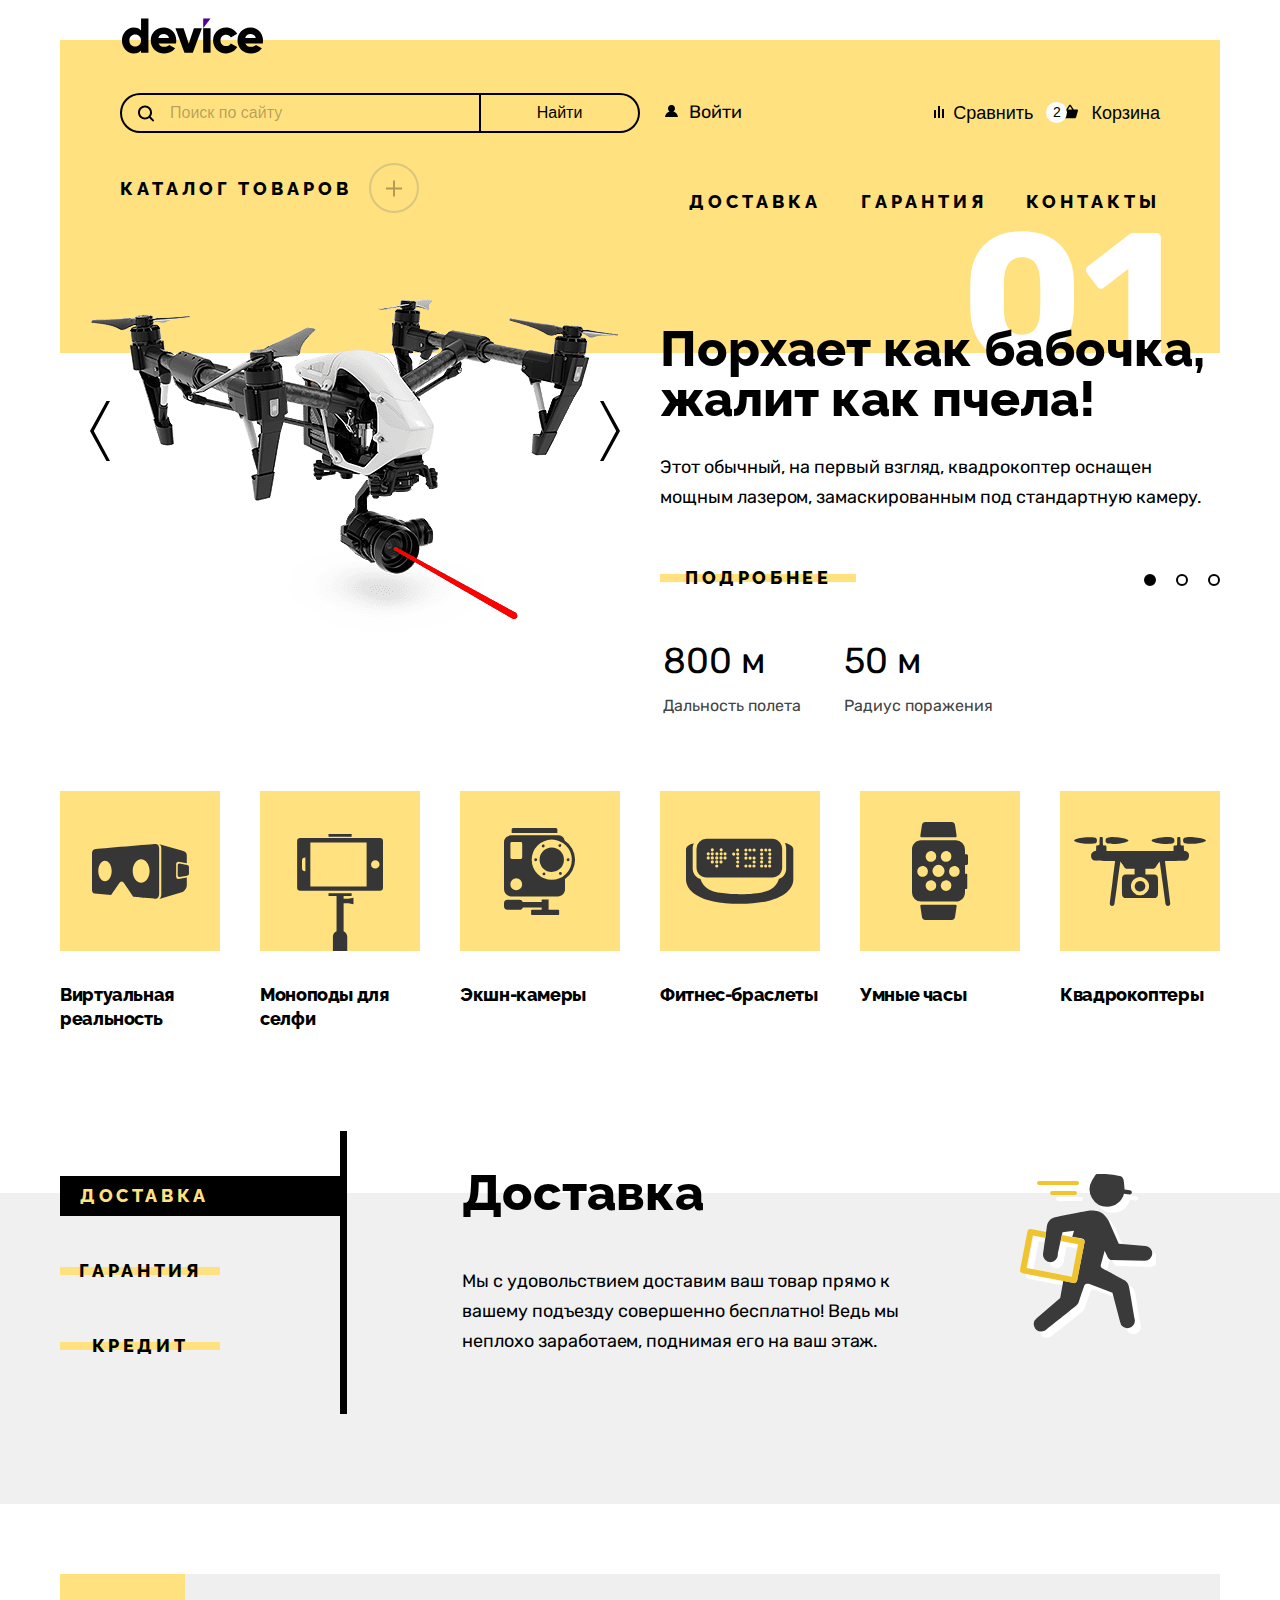
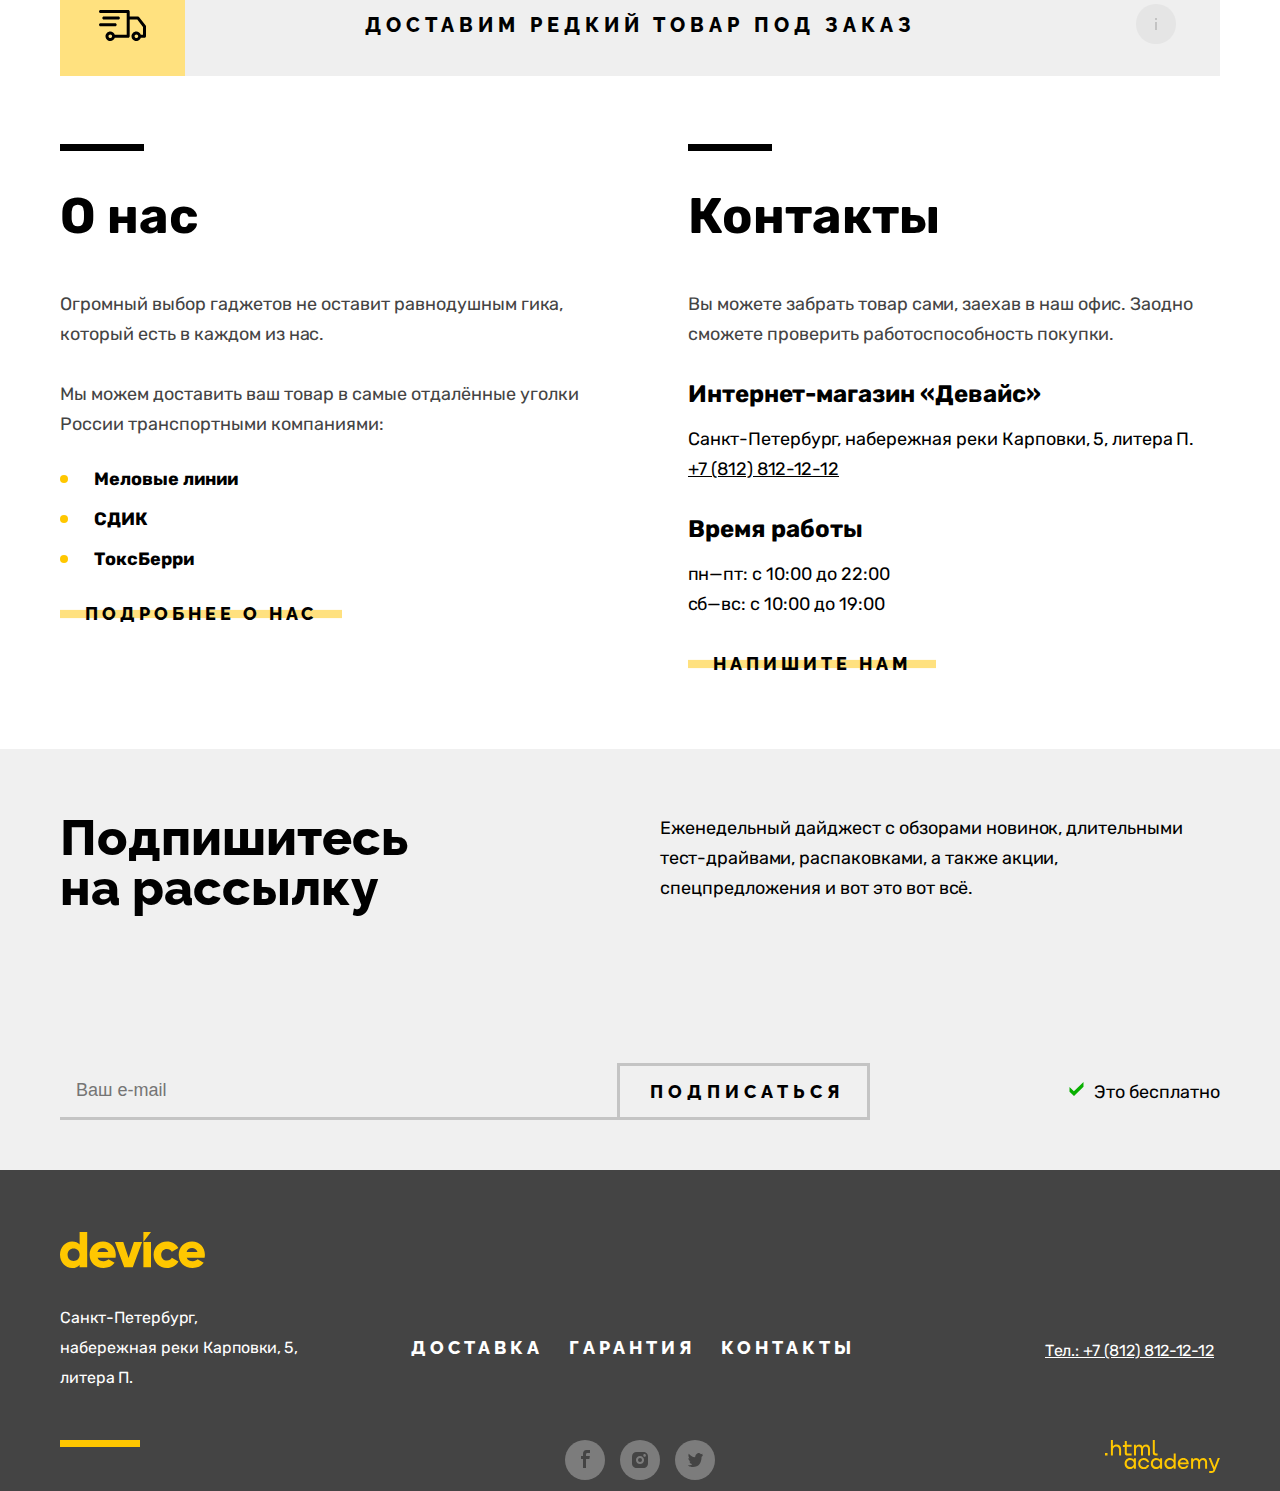
<file: index.html>
<!DOCTYPE html>
<html lang="ru">
  <head>
    <meta charset="utf-8">
    <title>Девайс: Главная страница</title>
    <link rel="icon" type="image/png" href="favicon.png" sizes="32x32">
    <link rel="stylesheet" href="css/styles.css">
  </head>
  <body>
    <header class="header">
      <h1 class="visually-hidden">Интернет-магазин Device</h1>
        <a class="main-logo" href="index.html">
          <img src="images/logo.svg" alt="логотип компании Device" width="145" height="36">
        </a>
        <div class="user-menu">
          <form action="https://echo.htmlacademy.ru/courses" method="post" class="search-form">
            <label class="search-label">
              <span class="visually-hidden">Поиск по сайту</span>
              <input type="search" placeholder="Поиск по сайту" name="search" required class="search-input">
            </label>
            <button class="poisk-line" type="submit">Найти</button>
          </form>
        <ul class="visit-container">
          <li class="visit-item">
            <a class="link visit-text" href="#">Войти</a>
          </li>
        </ul>
          <ul class="account-list">
            <li class="account-list-item compare-item">
              <button class="button-account compare-button" type="button">Сравнить</button>
            </li>
            <li class="account-list-item basket-item">
              <button class="button-account basket-button" type="button" data-basket-counter="2">Корзина</button>
              <div class="popover popover-cart">
                <div class="popover-content">
                  <ul class="buy-list">
                    <li class="buy-item">
                      <a class="buy-item-wrapper" href="#">
                        <img src="images/catalog-photo/catalog-photo-1.jpg" alt="Любительская селфи-палка" width="39" height="43" class="popover-image">
                        <p>Любительская селфи-палка</p>
                      </a>
                      <button type="button" class="popover-button-close">
                        <span class="visually-hidden">Удалить элемент из корзины</span>
                      </button>
                    </li>
                    <li class="buy-item">
                      <a class="buy-item-wrapper" href="#">
                        <img src="images/catalog-photo/catalog-photo-2.jpg" alt="Профессиональная селфи-палка" width="39" height="43" class="popover-image">
                        <p>Профессиональная селфи-палка</p>
                      </a>
                      <button type="button" class="popover-button-close">
                        <span class="visually-hidden">Удалить элемент из корзины</span>
                      </button>
                    </li>
                  </ul>
                  <div class="total-popover">
                    <p class="count-goods">Товаров: 2</p>
                    <p class="summ-goods">Сумма: 2000 &#8381;</p>
                  </div>
                  <div class="button-buy-wrapper">
                    <a class="button-buy" href="#">Открыть корзину</a>
                  </div>
                </div>
              </div>
            </li>
          </ul>
        </div>
        <div class="catalog-panel">
          <div class="catalog-main-page">
            <button class="button button-catalog" type="button">Каталог товаров</button>
            <div class="catalog-goods-main-page catalog-goods-main-close">
              <ul class="catalog-list-main">
                <li class="catalog-list-item">
                  <a href="#" class="link link-catalog">Виртуальная реальность</a>
                </li>
                <li class="catalog-list-item">
                  <a href="catalog.html" class="link link-catalog">Моноподы для cелфи</a>
                </li>
                <li class="catalog-list-item">
                  <a href="#" class="link link-catalog">Экшн-камеры</a>
                </li>
              </ul>
              <ul class="catalog-list-main">
                <li class="catalog-list-item">
                  <a href="#" class="link link-catalog">Фитнес-браслеты</a>
                </li>
                <li class="catalog-list-item">
                  <a href="#" class="link link-catalog">Умные часы</a>
                </li>
              </ul>
              <ul class="catalog-list-main">
                <li class="catalog-list-item">
                  <a href="#" class="link link-catalog">Квадрокоптеры</a>
                </li>
              </ul>
            </div>
          </div>
          <nav class="navigation">
            <ul class="navigation-list">
              <li class="navigation-list-item">
                <a class="navigation-link" href="#">Доставка</a>
              </li>
              <li class="navigation-list-item">
                <a class="navigation-link" href="#">Гарантия</a>
              </li>
              <li class="navigation-list-item">
                <a class="navigation-link" href="#">Контакты</a>
              </li>
            </ul>
          </nav>
        </div>
    </header>
    <main class="main">
      <section class="slider-section">
        <h2 class="visually-hidden">Слайдер с элементами</h2>
        <div class="slider-wrapper">
          <ul class="slider-list">
            <li class="slider-page">
              <div class="slider-gallery">
                <img src="images/slider-images/slider-1.png" alt="изображение слайдера" class="slider-image">
                <div class="slider-controls">
                  <button type="button" class="slider-button button-prev">
                    <span class="visually-hidden">Предыдущее фото</span>
                  </button>
                  <button type="button" class="slider-button button-next">
                    <span class="visually-hidden">Следующее фото</span>
                  </button>
                </div>
              </div>
              <div class="slider-wrapper-right">
                <p class="slider-heading">Порхает как бабочка, жалит как пчела!</p>
                <p class="slider-discription">Этот обычный, на первый взгляд, квадрокоптер оснащен мощным лазером, замаскированным под стандартную камеру.</p>
              <div class="indicator-buttons">
                <div class="detailed-wrapper">
                  <a class="button button-detailed" href="#">Подробнее</a>
                </div>
                <ol class="slider-pagination">
                  <li class="slider-pagination-item">
                    <button class="button-all button-all-current" type="button">
                      <span class="visually-hidden">Фото 1</span>
                    </button>
                  </li>
                  <li class="slider-pagination-item">
                    <button class="button-all" type="button">
                      <span class="visually-hidden">Фото 2</span>
                    </button>
                  </li>
                  <li class="slider-pagination-item">
                    <button class="button-all" type="button">
                      <span class="visually-hidden">Фото 3</span>
                    </button>
                  </li>
                </ol>
              </div>
              <table class="table">
                <thead>
                  <tr>
                    <th class="text-table-top">800 м</th>
                    <th class="text-table-top">50 м</th>
                  </tr>
                </thead>
                <tbody>
                  <tr>
                    <td class="text-table">Дальность полета</td>
                    <td class="text-table">Радиус поражения</td>
                  </tr>
                </tbody>
              </table>
            </div>
            </li>
            <li class="slider-page" style="display: none;">
              <div class="slider-gallery">
                <img src="images/slider-images/slider-2.png" alt="изображение слайдера" class="slider-image">
                <div class="slider-controls">
                  <button type="button" class="slider-button button-prev">
                    <span class="visually-hidden">Предыдущее фото</span>
                  </button>
                  <button type="button" class="slider-button button-next">
                    <span class="visually-hidden">Следующее фото</span>
                  </button>
                </div>
              </div>
              <div class="slider-wrapper-right">
                <p class="slider-heading">Худеем <br>
                  правильно!</p>
                <p class="slider-discription">Мотивирующие фитнес-браслеты помогут найти в себе силы не пропускать занятия и соблюдать диету.</p>
              <div class="indicator-buttons">
                <div class="detailed-wrapper">
                  <a class="button button-detailed" href="#">Подробнее</a>
                </div>
                <ol class="slider-pagination">
                  <li class="slider-pagination-item">
                    <button class="button-all" type="button">
                      <span class="visually-hidden">Фото 1</span>
                    </button>
                  </li>
                  <li class="slider-pagination-item">
                    <button class="button-all button-all-current" type="button">
                      <span class="visually-hidden">Фото 2</span>
                    </button>
                  </li>
                  <li class="slider-pagination-item">
                    <button class="button-all" type="button">
                      <span class="visually-hidden">Фото 3</span>
                    </button>
                  </li>
                </ol>
              </div>
              <table class="table">
                <thead>
                  <tr>
                    <th class="text-table-top">48 часов</th>
                  </tr>
                </thead>
                <tbody>
                  <tr>
                    <td class="text-table">Без подзарядки</td>
                  </tr>
                </tbody>
              </table>
            </div>
            </li>
            <li class="slider-page" style="display: none;">
              <div class="slider-gallery">
                <img src="images/slider-images/slider-3.png" alt="изображение слайдера" class="slider-image">
                <div class="slider-controls">
                  <button type="button" class="slider-button button-prev">
                    <span class="visually-hidden">Предыдущее фото</span>
                  </button>
                  <button type="button" class="slider-button button-next">
                    <span class="visually-hidden">Следующее фото</span>
                  </button>
                </div>
              </div>
              <div class="slider-wrapper-right">
                <p class="slider-heading">Делай селфи,
                  как Бен Стиллер! </p>
                <p class="slider-discription">Самая длинная палка для селфи доступна в нашем магазине. Восемь (Восемь, Карл!) метров длиной и весом всего 5 кг.
                </p>
              <div class="indicator-buttons">
                <div class="detailed-wrapper">
                  <a class="button button-detailed" href="#">Подробнее</a>
                </div>
                <ol class="slider-pagination">
                  <li class="slider-pagination-item">
                    <button class="button-all" type="button">
                      <span class="visually-hidden">Фото 1</span>
                    </button>
                  </li>
                  <li class="slider-pagination-item">
                    <button class="button-all" type="button">
                      <span class="visually-hidden">Фото 2</span>
                    </button>
                  </li>
                  <li class="slider-pagination-item">
                    <button class="button-all button-all-current" type="button">
                      <span class="visually-hidden">Фото 3</span>
                    </button>
                  </li>
                </ol>
              </div>
              <table class="table">
                <thead>
                  <tr>
                    <th class="text-table-top">8,5 м</th>
                    <th class="text-table-top">5 кг</th>
                    <th class="text-table-top">Карбон</th>
                  </tr>
                </thead>
                <tbody>
                  <tr>
                    <td class="text-table">Длина палки</td>
                    <td class="text-table">Вес палки</td>
                    <td class="text-table">Материал</td>
                  </tr>
                </tbody>
              </table>
            </div>
            </li>
          </ul>
        </div>
      </section>
      <section class="category">
        <h2 class="visually-hidden">Категории</h2>
        <ul class="category-list">
          <li class="card">
            <a href="#" class="category-link link">
              <div class="card-image">
                <img src="images/card-images/glasses.svg" alt="очки виртуальной реальности">
              </div>
                <p class="text-card">Виртуальная
                  реальность</p>
            </a>
          </li>
          <li class="card">
            <a href="catalog.html" class="category-link link">
              <div class="card-image">
                <img src="images/card-images/monopod.svg" alt="монопод">
              </div>
              <p class="text-card">Моноподы для селфи</p>
            </a>
          </li>
          <li class="card">
            <a href="#" class="category-link link">
              <div class="card-image">
                <img src="images/card-images/camera.svg" alt="фотоаппарат">
              </div>
              <p class="text-card">Экшн-камеры</p>
            </a>
          </li>
          <li class="card">
            <a href="#" class="category-link link">
              <div class="card-image">
                <img src="images/card-images/fitnes.svg" alt="фитнес-браслет">
              </div>
              <p class="text-card">Фитнес-браслеты</p>
            </a>
          </li>
          <li class="card">
            <a href="#" class="category-link link">
              <div class="card-image">
                <img src="images/card-images/watch.svg" alt="смарт-часы">
              </div>
              <p class="text-card">Умные часы</p>
            </a>
          </li>
          <li class="card">
            <a href="#" class="category-link link">
              <div class="card-image">
                <img src="images/card-images/qvadro.svg" alt="квадрокоптер">
              </div>
              <p class="text-card">Квадрокоптеры</p>
            </a>
          </li>
        </ul>
      </section>
      <section class="advantages">
        <h2 class="visually-hidden">Преимущества</h2>
        <div class="advantages-container">
          <ul class="advantages-list">
            <li class="advantage-button-container advantage-button-container-active">
              <button type="button" class="button advantage-button advantage-button-active">Доставка</button>
            </li>
            <li class="advantage-button-container">
              <button type="button" class="button advantage-button">Гарантия</button>
            </li>
            <li class="advantage-button-container">
              <button type="button" class="button advantage-button">Кредит</button>
            </li>
          </ul>
            <ul class="advantages-discriptions">
              <li class="disciption-item advantage-item advantage-active-item">
                <h2 class="advantage-heading">Доставка</h2>
                <p class="advantage-discription">Мы с удовольствием доставим ваш товар прямо
                  к вашему подъезду совершенно бесплатно! Ведь
                  мы неплохо заработаем, поднимая его на ваш этаж.</p>
              </li>
              <li class="disciption-item advantage-item">
                <h2 class="advantage-heading">Гарантия</h2>
                <p class="advantage-discription">Если из-за возгорания купленного у нас товара у вас
                сгорит дом — не переживайте, мы выдадим вам новый.
                Товар, не дом, конечно же.</p>
              </li>
              <li class="disciption-item advantage-item">
                <h2 class="advantage-heading">Кредит</h2>
                <p class="advantage-discription">Залезть в долговую яму стало проще! Кредитные консультанты подберут для вас наиболее выгодные условия кредита. Выгодные для банка, разумеется.</p>
              </li>
            </ul>
      </div>
    </section>
    <div class="panel">
      <button type="button" class="panel-button">Доставим редкий товар под заказ</button>
    </div>
    <section class="information">
      <h2 class="visually-hidden">Информация о магазине</h2>
      <section class="introduce">
        <h3 class="text-information">О нас</h3>
        <p class="text-detailed">Огромный выбор гаджетов не оставит равнодушным гика, который есть в каждом из нас.</p>
        <p class="text-detailed">Мы можем доставить ваш товар в самые отдалённые уголки России транспортными компаниями:</p>
        <ul class="delivery-list">
          <li class="delivery-list-item">Меловые линии</li>
          <li class="delivery-list-item">СДИК</li>
          <li class="delivery-list-item">ТоксБерри</li>
        </ul>
        <a href="#" class="button btn-detailed">Подробнее о нас</a>
      </section>
      <section class="contacts">
        <h3 class="text-information">Контакты</h3>
        <p class="text-detailed">Вы можете забрать товар сами, заехав в наш офис.
          Заодно сможете проверить работоспособность покупки. </p>
        <address class="address">
          <p class="text-heading-address">Интернет-магазин «Девайс»</p>
          <p class="text-detailed-address">Санкт-Петербург, набережная реки Карповки, 5, литера П.</p>
          <p class="contacts-tel"><a class="address-link" href="tel:+78128121212">+7 (812) 812-12-12</a></p>
          <p class="text-heading-time">Время работы</p>
          <div class="text-time">
            <p class="text-detailed-time">пн—пт: с 10:00 до 22:00</p>
            <p class="text-detailed-time">сб—вс: с 10:00 до 19:00</p>
          </div>
          <a href="#" class="button btn-write">Напишите нам</a>
        </address>
      </section>
    </section>
    <section class="mailing">
      <h2 class="visually-hidden">Рассылка</h2>
      <div class="mailing-container">
        <div class="mailing-text">
          <h3 class="mailing-heading">Подпишитесь <br>
            на рассылку</h3>
          <p>Еженедельный дайджест с обзорами новинок,
          длительными тест-драйвами, распаковками, а также акции, спецпредложения и вот это вот всё.</p>
        </div>
      <div class="mailing-email-container">
        <form action="https://echo.htmlacademy.ru/" method="post" class="email-button-container">
          <label class="email-label">
            <input type="email" name="email" placeholder="Ваш e-mail" class="email" required>
          </label>
          <button type="submit" name="submit" class="button email-button">Подписаться</button>
        </form>
        <p class="text-free">Это бесплатно</p>
      </div>
    </div>
    </section>
    </main>
    <footer class="footer">
      <div class="footer-container">
        <a href="#" class="footer-image-link">
        <img src="images/icons/group-logo-2.svg" alt="логотип компании Device" width="145" height="36" class="main-logo">
      </a>
      <div class="footer-text-information">
      <p class="street">Санкт-Петербург, набережная
        реки Карповки, 5, литера П.</p>
      <ul class="navigation-list footer-list">
        <li class="navigation-list-item footer-list-item">
          <a class="navigation-link link-item" href="#">Доставка</a>
        </li>
        <li class="navigation-list-item footer-list-item">
          <a class="navigation-link link-item" href="#">Гарантия</a>
        </li>
        <li class="navigation-list-item footer-list-item">
          <a class="navigation-link link-item" href="#">Контакты</a>
        </li>
      </ul>
        <p class="tel-container"><a class="link link-tel" href="tel:+78128121212">Тел.: +7 (812) 812-12-12</a></p>
      </div>
      <div class="footer-info">
        <ul class="icons-list">
          <li class="icon">
            <a href="https://www.facebook.com/htmlacademy" class="link link-icon">
              <span class="visually-hidden">Мы в Facebook</span>
              <svg aria-hidden="true" focusable="false" xmlns="http://www.w3.org/2000/svg" width="9" height="18" fill="none"><path fill="#444" d="M6.5 3H9V0H5.6C2.8 0 2 1.7 2 4.2V6H0v3h2v9h3V9h3.3l.6-3H5V4.5C5 3.7 5.3 3 6.5 3Z"/></svg>
            </a>
          </li>
          <li class="icon">
            <a href="https://www.instagram.com/htmlacademy/" class="link link-icon">
              <span class="visually-hidden">Мы в Instagram</span>
              <svg aria-hidden="true" focusable="false" xmlns="http://www.w3.org/2000/svg" width="16" height="16" fill="none"><path fill="#444" d="M8 10a2 2 0 1 0 0-4 2 2 0 0 0 0 4Z"/><path fill="#444" d="M14.7 1.3c-.9-.9-2-1.3-3.4-1.3H4.7C1.9 0 0 1.9 0 4.7v6.6c0 1.4.4 2.6 1.4 3.4.9.9 2 1.3 3.3 1.3h6.6c1.4 0 2.6-.4 3.4-1.3.8-.9 1.3-2 1.3-3.4V4.7c0-1.4-.4-2.6-1.3-3.4ZM8 12.1c-2.2 0-4.1-1.8-4.1-4.1S5.8 3.9 8 3.9c2.2 0 4.1 1.8 4.1 4.1s-1.9 4.1-4.1 4.1Zm4.6-7.4c-.7 0-1.3-.5-1.3-1.3s.5-1.3 1.3-1.3c.7 0 1.3.6 1.3 1.3 0 .7-.6 1.3-1.3 1.3Z"/></svg>
            </a>
          </li>
          <li class="icon">
            <a href="https://twitter.com/htmlacademy_ru" class="link link-icon">
              <span class="visually-hidden">Мы в X</span>
              <svg aria-hidden="true" focusable="false" xmlns="http://www.w3.org/2000/svg" width="15" height="15" fill="none"><path fill="#444" d="M9.7.16c1.5-.5 2.6.3 3.2 1.1.5-.2 1.1-.4 1.7-.6 0 .8-.5 1.4-.8 1.6.7.2 1.2-.4 1.2-.4-.1.9-.9 1.7-1.4 1.9-.2 6.3-2.8 10.4-8.9 10.3h-.4c-.3 0-3.7-.4-4.3-1.8 2 .2 3.4-.4 4.1-1.1-.8-.3-2.4-.4-2.6-2.8.3.2.5.3 1.1.2-1.1-.8-2.3-1.5-2.2-3.5.3.3.9.5 1.2.4C1 5.26-.2 2.36.8.86c1.6 1.7 3.3 3.4 6.3 3.5.2-2.1 1-3.5 2.6-4.2Z"/></svg>
            </a>
          </li>
        </ul>
        <div class="html-icon">
          <a href="https://htmlacademy.ru/" class="link html-link">
            <span class="visually-hidden">Логотип Html Академии</span>
            <svg class="html-academy-image" aria-hidden="true" focusable="false" xmlns="http://www.w3.org/2000/svg" width="115" height="33" fill="none"><path fill="#FFC700" d="M0 12.9v2.6h2.5v-2.6H0ZM11.6 4.5c-1.6 0-2.8.7-3.6 1.7h-.1V0h-2v15.5h2v-5.3c0-2.1 1.3-3.6 3.3-3.6 1.8 0 2.9 1.4 2.9 3.2v5.7h2V9.4c.1-3-1.8-4.9-4.5-4.9ZM26.6 4.8h-4.8V1.1h-2v3.8h-1.9v2h1.9v6c0 1.7 1 2.7 2.7 2.7h4.1v-2h-3.7c-.7 0-1.1-.4-1.1-1.1V6.8h4.8v-2ZM41.1 4.6c-1.6 0-2.9.8-3.5 2.1h-.1c-.6-1.2-1.8-2.1-3.4-2.1-1.4 0-2.5.8-3.1 1.8h-.1V4.8H29v10.6h2V10c0-2 1-3.5 2.6-3.5 1.5 0 2.4 1 2.4 2.6v6.3h2V9.8c0-2.4 1.4-3.3 2.6-3.3 1.5 0 2.4 1 2.4 2.6v6.3h2V8.9c.1-2.5-1.4-4.3-3.9-4.3ZM47.8 12.7c0 1.7 1 2.7 2.8 2.7h2v-2h-1.7c-.7 0-1.1-.4-1.1-1.1V0h-2v12.7ZM28.9 19.7c-.9-1.1-2.2-1.8-3.9-1.8-3.1 0-5.4 2.3-5.4 5.6s2.3 5.6 5.4 5.6c1.8 0 3-.8 3.8-1.9h.1v1.6h2V18.2h-2v1.5Zm-3.6 7.4c-2.2 0-3.6-1.6-3.6-3.6s1.4-3.6 3.6-3.6 3.6 1.6 3.6 3.6c0 1.9-1.4 3.6-3.6 3.6ZM44.2 22c-.5-2.4-2.6-4.1-5.4-4.1a5.4 5.4 0 0 0-5.6 5.6c0 3.1 2.2 5.6 5.6 5.6 2.8 0 4.9-1.8 5.4-4.2h-2.1a3.4 3.4 0 0 1-3.3 2.3c-2.2 0-3.6-1.6-3.6-3.6s1.4-3.6 3.6-3.6c1.6 0 2.8 1 3.3 2.2h2.1V22ZM55.1 19.7c-.9-1.1-2.2-1.8-3.9-1.8-3.1 0-5.4 2.3-5.4 5.6s2.3 5.6 5.4 5.6c1.8 0 3-.8 3.8-1.9h.1v1.6h2V18.2h-2v1.5Zm-3.6 7.4c-2.2 0-3.6-1.6-3.6-3.6s1.4-3.6 3.6-3.6 3.6 1.6 3.6 3.6c0 1.9-1.5 3.6-3.6 3.6ZM68.7 19.8c-.9-1.1-2.2-1.9-3.9-1.9-3.1 0-5.4 2.3-5.4 5.6s2.2 5.6 5.4 5.6c1.7 0 3-.8 3.8-1.8h.1v1.5h2V13.4h-2v6.4Zm-3.6 7.3c-2.2 0-3.6-1.6-3.6-3.6s1.4-3.6 3.6-3.6 3.6 1.6 3.6 3.6c-.1 2-1.5 3.6-3.6 3.6ZM78.3 17.9c-3.3 0-5.5 2.5-5.5 5.6 0 3 2.1 5.6 5.5 5.6 2.5 0 4.5-1.3 5.2-3.6h-2.1c-.5 1-1.6 1.6-3 1.6-1.9 0-3.3-1.3-3.4-2.9h8.8c.2-3.6-2-6.3-5.5-6.3Zm0 1.9c1.7 0 3 1 3.3 2.6h-6.5c.3-1.5 1.5-2.6 3.2-2.6ZM98.2 17.9c-1.6 0-2.9.8-3.6 2h-.1c-.6-1.2-1.8-2-3.4-2-1.4 0-2.5.7-3.1 1.8v-1.5h-1.9v10.6h2v-5.4c0-2 1-3.4 2.6-3.5 1.5 0 2.4 1 2.4 2.6v6.3h2v-5.6c0-2.4 1.4-3.3 2.6-3.3 1.5 0 2.4 1 2.4 2.6v6.3h2v-6.5c.1-2.6-1.4-4.4-3.9-4.4ZM109.4 27l-3.6-8.9h-2.2l4.8 11.6c-.3.9-.7 1.2-1.7 1.2h-2.5v2h2.5c1.8 0 2.8-.8 3.5-2.6l4.7-12.2h-2.1l-3.4 8.9Z"/></svg>
          </a>
        </div>
        </div>
      </div>
    </footer>
    <div class="modal-container modal-close">
      <div class="modal modal-auth">
        <button class="close-modal-button" type="button">
          <span class="visually-hidden">Кнопка закрытия модального окна</span>
        </button>
        <h2 class="modal-heading">Доставка под заказ</h2>
        <form action="https://echo.htmlacademy.ru/courses" method="post">
          <div class="wrapper-modal-name-email">
            <div>
              <label for="modal-name">Ваше имя:
                <input type="text" id="modal-name" placeholder="Введите имя" class="modal-name-input name-input" required>
              </label>
              <span class="visually-hidden modal-name-error">Добавьте имя</span>
            </div>
            <div>
              <label for="modal-email">Ваш e-mail:
                <input type="email" id="modal-email" placeholder="Введите email" class="modal-email-input modal-email-invalid email-input" value="почта" required>
              </label>
              <span class="modal-email-error">Забавный у вас адрес</span>
            </div>
          </div>
          <div class="wrapper-modal-text-count">
            <div>
              <label for="modal-took">Что нужно привезти:
                <input type="text" id="modal-took" placeholder="В свободной форме" class="modal-text-input">
              </label>
            </div>
            <div class="count-wrapper">
              <div>
                <label for="modal-number" class="modal-count-label">Количество:</label>
                <span class="modal-info">
                  <button class="modal-info-button" type="button">i</button>
                  <span class="text-modal-popover">Постараемся найти, сколько нужно. Привезём сколько получится по требованиям
                      к провозу багажа.</span>
                </span>
                </div>
                <div class="wrapper-modal-buttons">
                  <button type="button" class="button button-minus"></button>
                  <input type="number" id="modal-number" class="modal-input-number" value="1">
                  <button class="button button-plus" type="button"></button>
                </div>
            </div>
          </div>
          <button type="submit" class="button button-modal">Отправить</button>
        </form>
      </div>
    </div>
  </body>
</html>
</file>
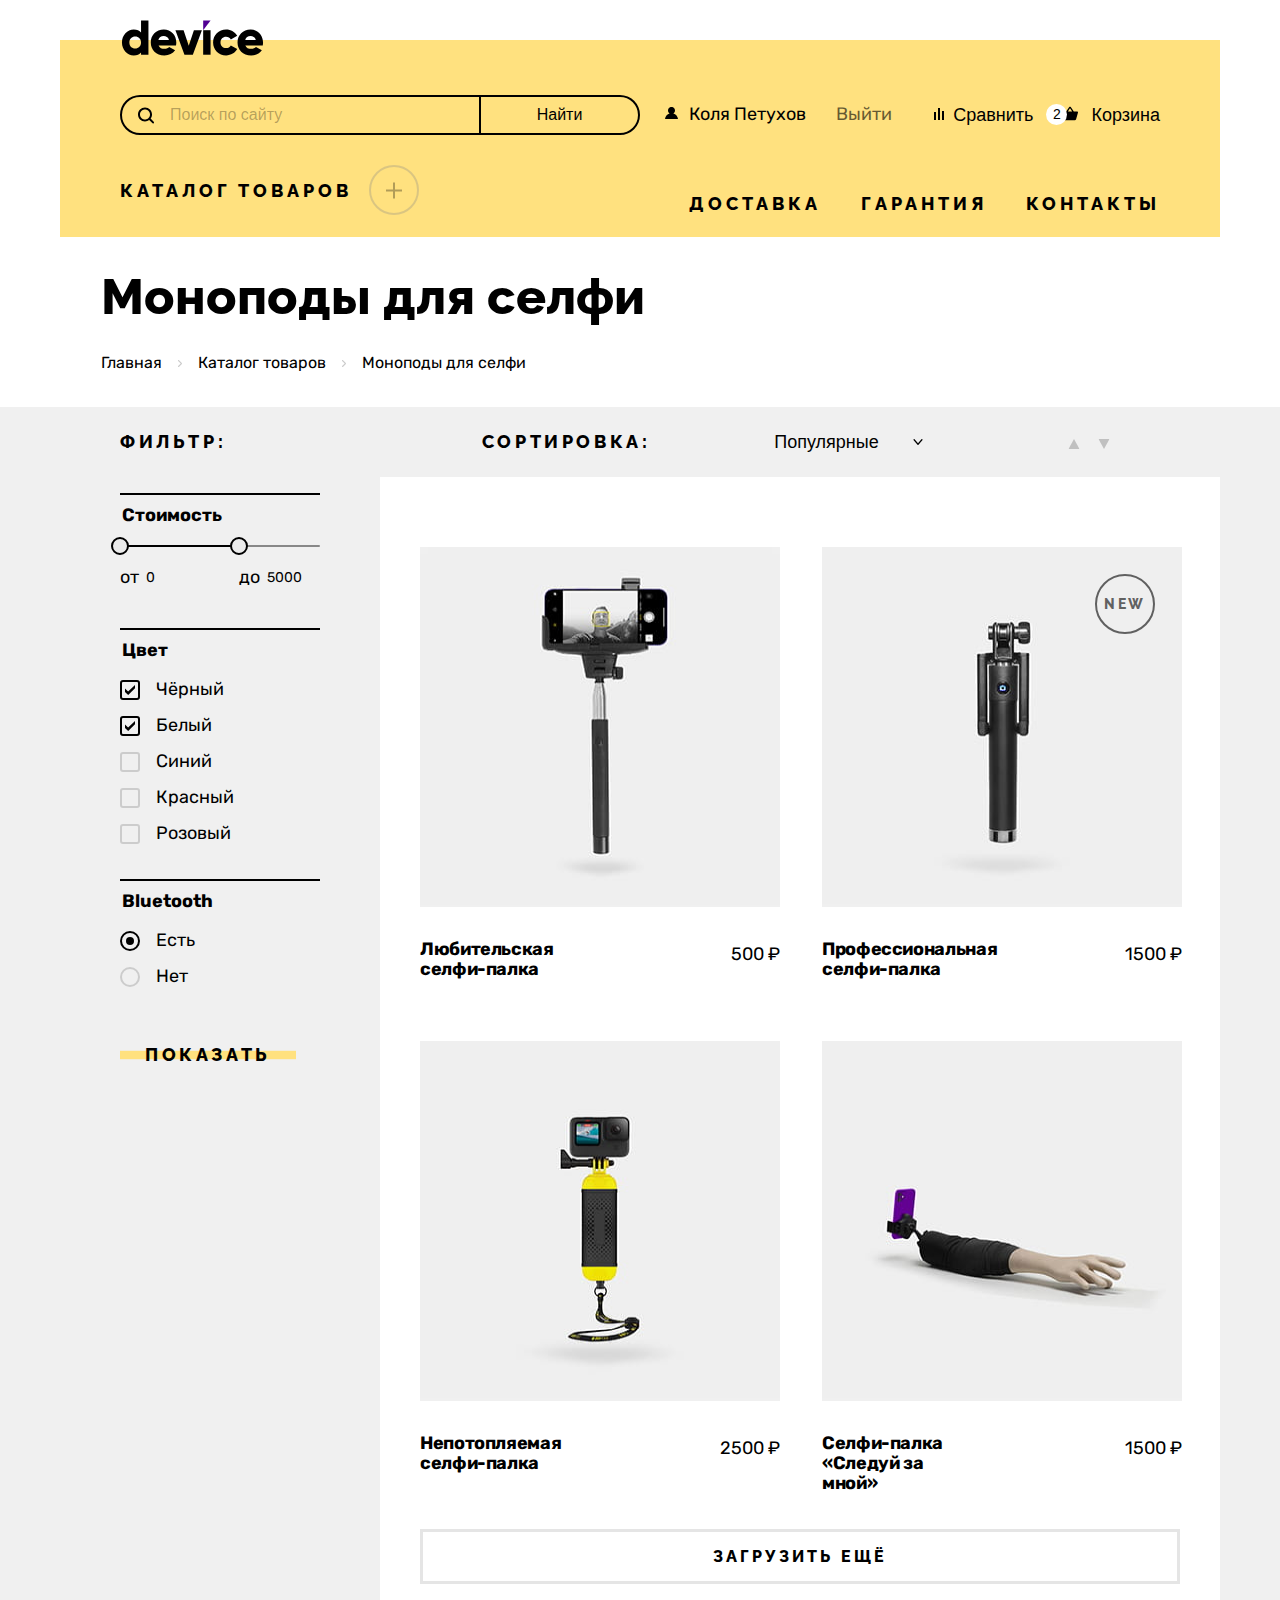
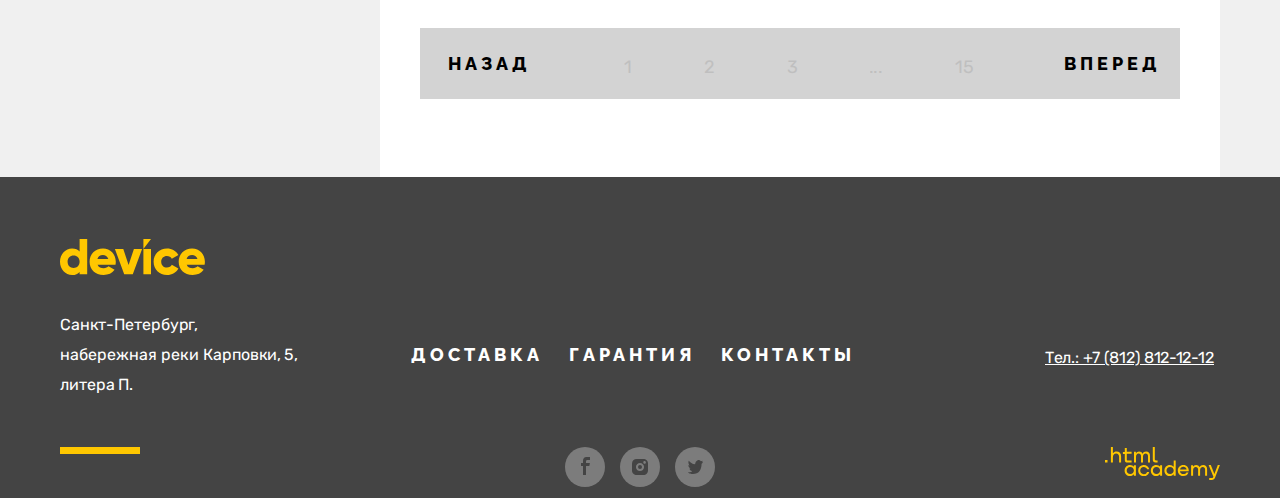
<file: catalog.html>
<!DOCTYPE html>
<html lang="ru">
<head>
  <meta charset="UTF-8">
  <meta name="viewport" content="width=device-width, initial-scale=1.0">
  <link href="css/styles.css" rel="stylesheet">
  <link rel="icon" type="image/png" href="favicon.png" sizes="32x32">
  <title>Девайс: Каталог</title>
</head>
<body>
  <header class="header header-catalog">
    <h1 class="visually-hidden">Интернет-магазин Device</h1>
      <a class="main-logo" href="index.html">
        <img src="images/logo.svg" alt="логотип компании Group" width="145" height="36">
      </a>
      <div class="user-menu">
        <form action="https://echo.htmlacademy.ru/courses" method="post" class="search-form">
          <label class="search-label">
            <span class="visually-hidden">Поиск по сайту</span>
            <input type="search" placeholder="Поиск по сайту" name="search" required class="search-input">
          </label>
          <button class="poisk-line" type="submit">Найти</button>
        </form>
      <ul class="visit-container">
        <li class="visit-item">
          <a href="#" class="link visit-text">Коля Петухов</a>
        </li>
        <li class="visit-item">
          <a href="#" class="link visit-close">Выйти</a>
        </li>
      </ul>
        <ul class="account-list">
          <li class="account-list-item compare-item">
            <button class="button-account compare-button">Сравнить</button>
          </li>
          <li class="account-list-item basket-item">
            <button class="button-account basket-button" data-basket-counter="2">Корзина</button>
            <div class="popover popover-cart">
              <div class="popover-content">
                <ul class="buy-list">
                  <li class="buy-item">
                    <a class="buy-item-wrapper" href="#">
                      <img src="images/catalog-photo/catalog-photo-1.jpg" alt="Любительская селфи-палка" width="39" height="43" class="popover-image">
                      <p>Любительская селфи-палка</p>
                    </a>
                    <button type="button" class="popover-button-close">
                      <span class="visually-hidden">Удалить элемент из корзины</span>
                    </button>
                  </li>
                  <li class="buy-item">
                    <a class="buy-item-wrapper" href="#">
                      <img src="images/catalog-photo/catalog-photo-2.jpg" alt="Профессиональная селфи-палка" width="39" height="43" class="popover-image">
                      <p>Профессиональная селфи-палка</p>
                    </a>
                    <button type="button" class="popover-button-close">
                      <span class="visually-hidden">Удалить элемент из корзины</span>
                    </button>
                  </li>
                </ul>
                <div class="total-popover">
                  <p class="count-goods">Товаров: 2</p>
                  <p class="summ-goods">Сумма: 2000 &#8381;</p>
                </div>
                <div class="button-buy-wrapper">
                  <a class="button-buy">Открыть корзину</a>
                </div>
              </div>
            </div>
          </li>
        </ul>
      </div>
      <div class="catalog-panel">
        <div class="catalog-main-page">
          <button class="button button-catalog" type="button">Каталог товаров</button>
          <div class="catalog-goods-main-page catalog-goods-main-close">
            <ul class="catalog-list-main">
              <li class="catalog-list-item">
                <a href="#" class="link link-catalog">Виртуальная реальность</a>
              </li>
              <li class="catalog-list-item">
                <a href="catalog.html" class="link link-catalog">Моноподы для cелфи</a>
              </li>
              <li class="catalog-list-item">
                <a href="#" class="link link-catalog">Экшн-камеры</a>
              </li>
            </ul>
            <ul class="catalog-list-main">
              <li class="catalog-list-item">
                <a href="#" class="link link-catalog">Фитнес-браслеты</a>
              </li>
              <li class="catalog-list-item">
                <a href="#" class="link link-catalog">Умные часы</a>
              </li>
            </ul>
            <ul class="catalog-list-main">
              <li class="catalog-list-item">
                <a href="#" class="link link-catalog">Квадрокоптеры</a>
              </li>
            </ul>
          </div>
        </div>
        <nav class="navigation">
          <ul class="navigation-list">
            <li class="navigation-list-item">
              <a class="navigation-link" href="#">Доставка</a>
            </li>
            <li class="navigation-list-item">
              <a class="navigation-link" href="#">Гарантия</a>
            </li>
            <li class="navigation-list-item">
              <a class="navigation-link" href="#">Контакты</a>
            </li>
          </ul>
        </nav>
      </div>
  </header>
  <main class="main-inner">
    <header class="header-main-inner-container">
      <h2 class="breadcrumbs-heading">Моноподы для селфи</h2>
      <ul class="breadcrumbs">
          <li class="breadcrumbs-list-item">
              <a href="index.html" class="breadcrumbs-link">Главная</a>
          </li>
          <li class="breadcrumbs-list-item">
              <a href="#" class="breadcrumbs-link">Каталог товаров</a>
          </li>
          <li class="breadcrumbs-list-item">
              <a href="#" class="breadcrumbs-link">Моноподы для селфи</a>
          </li>
      </ul>
    </header>
    <section class="catalog-main">
      <h2 class="visually-hidden">Список фильтров</h2>
      <div class="catalog-main-container">
        <form action="https://echo.htmlacademy.ru/courses" method="get" class="filters">
          <div class="filter-text-container">
            <p class="filter-text">Фильтр:</p>
          </div>
          <fieldset class="cost">
            <legend class="cost-heading">Стоимость</legend>
            <div class="range">
              <div class="range-scale">
                <div class="range-bar" style="left: 0; width: 119px;">
                  <button type="button" class="btn-toggle btn-min">
                    <span class="visually-hidden">Изменить минимальную сумму</span>
                  </button>
                  <button type="button" class="btn-toggle btn-max">
                    <span class="visually-hidden">Изменить максимальную сумму</span>
                  </button>
                </div>
              </div>
              <div class="range-wrapper-inputs">
                <label class="filter-catalog-label">
                  от <input type="number" name="min-price" class="input-price low-price" value="0">
                </label>
                <label class="filter-catalog-label">
                  до <input type="number" name="max-price" class="input-price high-price" value="5000">
                </label>
              </div>
            </div>
          </fieldset>
          <fieldset class="colors">
            <legend class="colors-heading">Цвет</legend>
              <ul class="colors-list">
                <li class="color-item">
                  <label class="color-label">
                    <input type="checkbox" name="black-color" checked class="visually-hidden control-input">
                    <span class="control-mark"></span>
                    <span class="black">Чёрный</span>
                  </label>
                </li>
                <li class="color-item">
                  <label class="color-label">
                    <input type="checkbox" name="white-color" checked class="visually-hidden control-input">
                    <span class="control-mark"></span>
                    <span class="white">Белый</span>
                  </label>
                </li>
                <li class="color-item">
                  <label class="color-label">
                    <input type="checkbox" name="blue-color" class="visually-hidden control-input">
                    <span class="control-mark"></span>
                    <span class="blue">Синий</span>
                  </label>
                </li>
                <li class="color-item">
                  <label class="color-label">
                    <input type="checkbox" name="red-color" class="visually-hidden control-input">
                    <span class="control-mark"></span>
                    <span class="red">Красный</span>
                  </label>
                </li>
                <li class="color-item">
                  <label class="color-label">
                    <input type="checkbox" name="pink-color" class="visually-hidden control-input">
                    <span class="control-mark"></span>
                    <span class="pink">Розовый</span>
                  </label>
                </li>
              </ul>
          </fieldset>
          <fieldset class="bluetooth">
            <legend class="bluetooth-heading">Bluetooth</legend>
              <ul class="bluetooth-list">
                <li class="bluetooth-item">
                  <label class="bluetooth-label">
                    <input type="radio" id="yes" name="Bluetooth" checked class="visually-hidden control-input">
                    <span class="control-mark"></span>
                    <span class="yes">Есть</span>
                  </label>
                </li>
                <li class="bluetooth-item">
                  <label class="bluetooth-label">
                    <input type="radio" id="no" name="Bluetooth" class="visually-hidden control-input">
                    <span class="control-mark"></span>
                    <span class="no">Нет</span>
                  </label>
                </li>
              </ul>
          </fieldset>
          <button type="submit" class="button button-detailed btn-detailed-catalog">Показать</button>
        </form>
        <section class="catalog-goods">
          <h2 class="visually-hidden">Каталог товаров</h2>
            <section class="sort">
              <h3 class="visually-hidden">Сортировка</h3>
              <p class="sort-text">Сортировка:</p>
              <form class="sorting">
                <div class="select-wrapper">
                  <label class="visually-hidden" for="select-id">Сортировка</label>
                  <select name="popular" class="filter-goods" id="select-id">
                    <option>Популярные</option>
                    <option>Новинки</option>
                    <option>Со скидкой</option>
                  </select>
                </div>
              </form>
              <div class="arrow-direction-container">
                <button class="arrow-button" type="button">
                  <svg width="12" height="10" viewBox="0 0 12 10" fill="none" xmlns="http://www.w3.org/2000/svg">
                    <g opacity="0.2" clip-path="url(#clip0_16821_700)">
                    <path d="M6 0L11.5 10H0.5" fill="black"/>
                    </g>
                    <defs>
                    <clipPath id="clip0_16821_700">
                    <rect width="11" height="10" fill="white" transform="translate(0.5)"/>
                    </clipPath>
                    </defs>
                    </svg>
                    <span class="visually-hidden">Сначала дешёвые</span>
                </button>
                <button class="arrow-button" type="button">
                  <svg width="12" height="10" viewBox="0 0 12 10" fill="none" xmlns="http://www.w3.org/2000/svg">
                    <g opacity="0.2" clip-path="url(#clip0_16821_703)">
                    <path d="M6 10L0.499999 9.61651e-07L11.5 0" fill="black"/>
                    </g>
                    <defs>
                    <clipPath id="clip0_16821_703">
                    <rect width="11" height="10" fill="white" transform="translate(11.5 10) rotate(180)"/>
                    </clipPath>
                    </defs>
                    </svg>
                    <span class="visually-hidden">Сначала дорогие</span>
                </button>
              </div>
            </section>
            <section class="catalog-container">
              <h2 class="visually-hidden">Контейнер карточек товаров</h2>
              <div class="catalog-cards">
                <a href="#" class="link catalog-card">
                  <h3 class="visually-hidden">Первая карточка товара</h3>
                  <div class="catalog-card-image-wrapper">
                    <img src="images/catalog-photo/catalog-photo-1.jpg" alt="Любительская селфи-палка" width="360" height="360">
                  </div>
                  <dl>
                    <dt>Любительская селфи-палка</dt>
                    <dd>500 ₽</dd>
                  </dl>
                </a>
                <a href="#" class="link catalog-card new">
                  <h3 class="visually-hidden">Вторая карточка товара</h3>
                  <div class="catalog-card-image-wrapper">
                    <img src="images/catalog-photo/catalog-photo-2.jpg" alt="Профессиональная селфи-палка" width="360" height="360">
                  </div>
                  <dl>
                    <dt>Профессиональная селфи-палка </dt>
                    <dd>1500 ₽</dd>
                  </dl>
                </a>
                <a href="#" class="link catalog-card">
                  <h3 class="visually-hidden">Третья карточка товара</h3>
                  <div class="catalog-card-image-wrapper">
                    <img src="images/catalog-photo/catalog-photo-3.jpg" alt="Непотопляемая селфи-палка" width="360" height="360">
                  </div>
                  <dl>
                    <dt>Непотопляемая селфи-палка</dt>
                    <dd>2500 ₽</dd>
                  </dl>
                </a>
                <a href="#" class="link catalog-card">
                  <h3 class="visually-hidden">Четвёртая карточка товара</h3>
                  <div class="catalog-card-image-wrapper">
                    <img src="images/catalog-photo/catalog-photo-4.jpg" alt="Селфи-палка в виде руки" width="360" height="360">
                  </div>
                  <dl>
                    <dt>Селфи-палка «Следуй за мной»</dt>
                    <dd>1500 ₽</dd>
                  </dl>
                </a>
              </div>
              <button class="loading-btn" type="button">Загрузить ещё</button>
              <div class="pagination-container">
                <a href="#" class="pagination-button link">Назад</a>
                <ul class="pagination-list">
                  <li class="pagination-item">
                    <a href="#" class="link pagination-link">1</a>
                  </li>
                  <li class="pagination-item">
                    <a href="#" class="link pagination-link">2</a>
                  </li>
                  <li class="pagination-item">
                    <a href="#" class="link pagination-link">3</a>
                  </li>
                  <li class="pagination-item">
                    <a class="link pagination-link">...</a>
                  </li>
                  <li class="pagination-item">
                    <a href="#" class="link pagination-link">15</a>
                  </li>
                </ul>
                <a href="#" class="pagination-button link">Вперед</a>
              </div>
            </section>
          </section>
        </div>
      </section>
  </main>
  <footer class="footer">
    <div class="footer-container">
      <a href="#" class="footer-image-link">
        <img src="images/icons/group-logo-2.svg" alt="логотип компании Device" width="145" height="36" class="main-logo">
      </a>
    <div class="footer-text-information">
    <p class="street">Санкт-Петербург, набережная
      реки Карповки, 5, литера П.</p>
    <ul class="navigation-list footer-list">
      <li class="navigation-list-item footer-list-item">
        <a class="navigation-link link-item" href="#">Доставка</a>
      </li>
      <li class="navigation-list-item footer-list-item">
        <a class="navigation-link link-item" href="#">Гарантия</a>
      </li>
      <li class="navigation-list-item footer-list-item">
        <a class="navigation-link link-item" href="#">Контакты</a>
      </li>
    </ul>
      <p class="tel-container"><a class="link link-tel" href="tel:+78128121212">Тел.: +7 (812) 812-12-12</a></p>
    </div>
    <div class="footer-info">
      <ul class="icons-list">
        <li class="icon">
          <a href="https://www.facebook.com/htmlacademy" class="link link-icon">
            <span class="visually-hidden">Мы в Facebook</span>
            <svg aria-hidden="true" focusable="false" xmlns="http://www.w3.org/2000/svg" width="9" height="18" fill="none"><path fill="#444" d="M6.5 3H9V0H5.6C2.8 0 2 1.7 2 4.2V6H0v3h2v9h3V9h3.3l.6-3H5V4.5C5 3.7 5.3 3 6.5 3Z"/></svg>
          </a>
        </li>
        <li class="icon">
          <a href="https://www.instagram.com/htmlacademy/" class="link link-icon">
            <span class="visually-hidden">Мы в Instagram</span>
            <svg aria-hidden="true" focusable="false" xmlns="http://www.w3.org/2000/svg" width="16" height="16" fill="none"><path fill="#444" d="M8 10a2 2 0 1 0 0-4 2 2 0 0 0 0 4Z"/><path fill="#444" d="M14.7 1.3c-.9-.9-2-1.3-3.4-1.3H4.7C1.9 0 0 1.9 0 4.7v6.6c0 1.4.4 2.6 1.4 3.4.9.9 2 1.3 3.3 1.3h6.6c1.4 0 2.6-.4 3.4-1.3.8-.9 1.3-2 1.3-3.4V4.7c0-1.4-.4-2.6-1.3-3.4ZM8 12.1c-2.2 0-4.1-1.8-4.1-4.1S5.8 3.9 8 3.9c2.2 0 4.1 1.8 4.1 4.1s-1.9 4.1-4.1 4.1Zm4.6-7.4c-.7 0-1.3-.5-1.3-1.3s.5-1.3 1.3-1.3c.7 0 1.3.6 1.3 1.3 0 .7-.6 1.3-1.3 1.3Z"/></svg>
          </a>
        </li>
        <li class="icon">
          <a href="https://twitter.com/htmlacademy_ru" class="link link-icon">
            <span class="visually-hidden">Мы в X</span>
            <svg aria-hidden="true" focusable="false" xmlns="http://www.w3.org/2000/svg" width="15" height="15" fill="none"><path fill="#444" d="M9.7.16c1.5-.5 2.6.3 3.2 1.1.5-.2 1.1-.4 1.7-.6 0 .8-.5 1.4-.8 1.6.7.2 1.2-.4 1.2-.4-.1.9-.9 1.7-1.4 1.9-.2 6.3-2.8 10.4-8.9 10.3h-.4c-.3 0-3.7-.4-4.3-1.8 2 .2 3.4-.4 4.1-1.1-.8-.3-2.4-.4-2.6-2.8.3.2.5.3 1.1.2-1.1-.8-2.3-1.5-2.2-3.5.3.3.9.5 1.2.4C1 5.26-.2 2.36.8.86c1.6 1.7 3.3 3.4 6.3 3.5.2-2.1 1-3.5 2.6-4.2Z"/></svg>
          </a>
        </li>
      </ul>
      <div class="html-icon">
        <a href="https://htmlacademy.ru/" class="link html-link">
          <span class="visually-hidden">Логотип Html Академии</span>
          <svg class="html-academy-image" aria-hidden="true" focusable="false" xmlns="http://www.w3.org/2000/svg" width="115" height="33" fill="none"><path fill="#FFC700" d="M0 12.9v2.6h2.5v-2.6H0ZM11.6 4.5c-1.6 0-2.8.7-3.6 1.7h-.1V0h-2v15.5h2v-5.3c0-2.1 1.3-3.6 3.3-3.6 1.8 0 2.9 1.4 2.9 3.2v5.7h2V9.4c.1-3-1.8-4.9-4.5-4.9ZM26.6 4.8h-4.8V1.1h-2v3.8h-1.9v2h1.9v6c0 1.7 1 2.7 2.7 2.7h4.1v-2h-3.7c-.7 0-1.1-.4-1.1-1.1V6.8h4.8v-2ZM41.1 4.6c-1.6 0-2.9.8-3.5 2.1h-.1c-.6-1.2-1.8-2.1-3.4-2.1-1.4 0-2.5.8-3.1 1.8h-.1V4.8H29v10.6h2V10c0-2 1-3.5 2.6-3.5 1.5 0 2.4 1 2.4 2.6v6.3h2V9.8c0-2.4 1.4-3.3 2.6-3.3 1.5 0 2.4 1 2.4 2.6v6.3h2V8.9c.1-2.5-1.4-4.3-3.9-4.3ZM47.8 12.7c0 1.7 1 2.7 2.8 2.7h2v-2h-1.7c-.7 0-1.1-.4-1.1-1.1V0h-2v12.7ZM28.9 19.7c-.9-1.1-2.2-1.8-3.9-1.8-3.1 0-5.4 2.3-5.4 5.6s2.3 5.6 5.4 5.6c1.8 0 3-.8 3.8-1.9h.1v1.6h2V18.2h-2v1.5Zm-3.6 7.4c-2.2 0-3.6-1.6-3.6-3.6s1.4-3.6 3.6-3.6 3.6 1.6 3.6 3.6c0 1.9-1.4 3.6-3.6 3.6ZM44.2 22c-.5-2.4-2.6-4.1-5.4-4.1a5.4 5.4 0 0 0-5.6 5.6c0 3.1 2.2 5.6 5.6 5.6 2.8 0 4.9-1.8 5.4-4.2h-2.1a3.4 3.4 0 0 1-3.3 2.3c-2.2 0-3.6-1.6-3.6-3.6s1.4-3.6 3.6-3.6c1.6 0 2.8 1 3.3 2.2h2.1V22ZM55.1 19.7c-.9-1.1-2.2-1.8-3.9-1.8-3.1 0-5.4 2.3-5.4 5.6s2.3 5.6 5.4 5.6c1.8 0 3-.8 3.8-1.9h.1v1.6h2V18.2h-2v1.5Zm-3.6 7.4c-2.2 0-3.6-1.6-3.6-3.6s1.4-3.6 3.6-3.6 3.6 1.6 3.6 3.6c0 1.9-1.5 3.6-3.6 3.6ZM68.7 19.8c-.9-1.1-2.2-1.9-3.9-1.9-3.1 0-5.4 2.3-5.4 5.6s2.2 5.6 5.4 5.6c1.7 0 3-.8 3.8-1.8h.1v1.5h2V13.4h-2v6.4Zm-3.6 7.3c-2.2 0-3.6-1.6-3.6-3.6s1.4-3.6 3.6-3.6 3.6 1.6 3.6 3.6c-.1 2-1.5 3.6-3.6 3.6ZM78.3 17.9c-3.3 0-5.5 2.5-5.5 5.6 0 3 2.1 5.6 5.5 5.6 2.5 0 4.5-1.3 5.2-3.6h-2.1c-.5 1-1.6 1.6-3 1.6-1.9 0-3.3-1.3-3.4-2.9h8.8c.2-3.6-2-6.3-5.5-6.3Zm0 1.9c1.7 0 3 1 3.3 2.6h-6.5c.3-1.5 1.5-2.6 3.2-2.6ZM98.2 17.9c-1.6 0-2.9.8-3.6 2h-.1c-.6-1.2-1.8-2-3.4-2-1.4 0-2.5.7-3.1 1.8v-1.5h-1.9v10.6h2v-5.4c0-2 1-3.4 2.6-3.5 1.5 0 2.4 1 2.4 2.6v6.3h2v-5.6c0-2.4 1.4-3.3 2.6-3.3 1.5 0 2.4 1 2.4 2.6v6.3h2v-6.5c.1-2.6-1.4-4.4-3.9-4.4ZM109.4 27l-3.6-8.9h-2.2l4.8 11.6c-.3.9-.7 1.2-1.7 1.2h-2.5v2h2.5c1.8 0 2.8-.8 3.5-2.6l4.7-12.2h-2.1l-3.4 8.9Z"/></svg>
        </a>
      </div>
      </div>
    </div>
  </footer>
</body>
</html>
</file>
<file: css/styles.css>
@font-face {
  font-display: swap;
  font-family: "Raleway";
  src: url("../fonts/raleway/raleway-800.woff2") format("woff2");
  font-weight: 800;
  font-style: normal;
}

@font-face {
  font-display: swap;
  font-family: "Rubik";
  src: url("../fonts/rubik/rubik-400.woff2") format("woff2");
  font-weight: 400;
  font-style: normal;
}

@font-face {
  font-display: swap;
  font-family: "Rubik";
  src: url("../fonts/rubik/rubik-700.woff2") format("woff2");
  font-weight: 700;
  font-style: normal;
}

*,
*::after,
*::before {
  box-sizing: border-box;
}

html {
  height: 100%;
}

body {
  min-width: 1160px;
  font-family: "Rubik", Arial, sans-serif;
  font-size: 18px;
  line-height: 30px;
  font-weight: 400;
  font-style: normal;
  min-height: 100%;
  display: flex;
  flex-direction: column;
  margin: 0;
  min-height: 100%;
}

.visually-hidden {
  position: absolute;
  clip: rect(0 0 0 0);
  width: 1px;
  height: 1px;
  margin: -1px;
  border: 0;
  padding: 0;
  overflow: hidden;
}

/* header */

.header {
  margin: 0 auto;
  background-color: #FFE17F;
  width: 1160px;
  padding: 18px 60px 0;
  background: linear-gradient(#ffffff 0, #ffffff 40px, #ffe17f 40px, #ffe17f 100%);
  display: flex;
  flex-direction: column;
}

.main-logo {
  width: 145px;
  margin-bottom: 30px;
  display: block;
}

.main-logo:hover {
  opacity: .6;
}

.main-logo:focus-visible {
  outline: 2px solid #af4fff;
  outline-offset: 2px;
}

.main-logo:active {
  opacity: .3;
}

.user-menu {
  display: flex;
  margin-bottom: 30px;
}

.search-form {
  width: 520px;
  display: flex;
  align-self: flex-start;
}

.search-label {
  position: relative;
}

.search-label:focus-within {
  outline: 2px solid #af4fff;
  outline-offset: 2px;
}

.search-input {
  width: 360px;
  height: 100%;
  line-height: 20px;
  font-size: 16px;
  border: 2px solid #000;
  border-right: 1px solid #000;
  border-radius: 50px 0 0 50px;
  padding-left: 48px;
  background-color: inherit;
  background-image: url('../images/icons/search.svg');
  background-repeat: no-repeat;
  background-position: 16px center;
  outline: none;
}

.search-input::placeholder {
  color: rgba(0, 0, 0, .3);
}

.poisk-line {
  width: 160px;
  height: 100%;
  border: 2px solid #000;
  border-left: 1px solid #000;
  border-radius:  0 50px 50px 0;
  text-align: center;
  display: flex;
  justify-content: center;
  align-items: center;
  background-color: inherit;
  min-height: 40px;
  font-size: 16px;
  line-height: 20px;
}

.poisk-line:hover {
  background-color: #000;
  color: #fff;
}

.poisk-line:focus-visible {
  outline: 2px solid #af4fff;
  outline-offset: 2px;
}

.poisk-line:active {
  color: rgba(255, 255, 255, .3);
}

.visit-container {
  max-width: 232px;
  gap: 30px;
  display: flex;
  flex-wrap: wrap;
  list-style-type: none;
  margin: 4px 0 0 24px;
  padding: 0;
}

.visit-text {
  position: relative;
  padding-left: 25px;
}

.visit-text::before {
  content: "";
  position: absolute;
  left: 0;
  top: 8px;
  width: 15px;
  height: 12px;
  background-image: url('../images/icons/icon-1.svg');
  background-repeat: no-repeat;
  background-position: center;
  padding-right: 10px;
}

.visit-item:not(:nth-of-type(2)):hover {
  opacity: .6;
}

.visit-text:focus-visible {
  outline: 2px solid #AF4FFF;
  outline-offset: 2px;
}

.visit-item:not(:nth-of-type(2)):active {
  opacity: .3
}

.account-list {
  display: flex;
  gap: 13px;
  list-style: none;
  align-items: center;
  flex-wrap: wrap;
  margin: 0;
  padding: 0;
  margin-left: auto;
}

.account-list-item {
  position: relative;
}

.button-account:hover {
  opacity: .6;
}

.button-account:focus-visible {
  outline: 2px solid #AF4FFF;
  outline-offset: 2px;
}

.button-account:active {
  opacity: .3;
}

.compare-button::before {
  content: "";
  position: absolute;
  top: 8px;
  left: 6px;
  width: 10px;
  height: 12px;
  background-image: url('../images/icons/icon-2.svg');
  background-repeat: no-repeat;
  background-position: center;
}

.button {
  border: none;
  font-family: "Raleway", Arial, sans-serif;
  font-size: 18px;
  font-weight: 800;
  line-height: 22px;
  letter-spacing: 0.2em;
  text-align: center;
  background-color: transparent;
  cursor: pointer;
  text-transform: uppercase;
}

.button-account {
  position: relative;
  border: none;
  font-size: 18px;
  line-height: 30px;
  background-color: inherit;
  font-weight: normal;
  cursor: pointer;
  margin: 0;
  padding: 0;
  padding-left: 25px;
}

.basket-button {
  padding-left: 45px;
}

.basket-button::before {
  position: absolute;
  content: attr(data-basket-counter);
  display: flex;
  justify-content: center;
  align-items: center;
  top: 4px;
  left: 0;
  width: 21px;
  height: 21px;
  background-color: #fff;
  border-radius: 50%;
  font-size: 14px;
  line-height: 17px;
  z-index: 1;
}

.basket-button::after {
  position: absolute;
  content:"";
  top: 6px;
  left: 16px;
  width: 16px;
  height: 15px;
  background-image: url('../images/trash.svg');
  background-repeat: no-repeat;
  background-position: center;
}

.basket-item:focus-within .popover-cart {
  display: block;
}

.popover-cart {
  display: none;
}

.popover {
  width: 320px;
  position: absolute;
  min-height: 301px;
  color: #fff;
  background-color: #000;
  z-index: 3;
  top: 35px;
  right: -78px;
}

.popover::before {
  content: "";
  position: absolute;
  background-image: url("../images/popover.svg");
  background-repeat: no-repeat;
  width: 14px;
  height: 6px;
  top: -6px;
  left: 150px;
}

.buy-list {
  list-style-type: none;
  display: flex;
  flex-direction: column;
  padding: 0;
  margin: 0;
}

.buy-item {
  padding: 20px;
  position: relative;
}

.buy-item-wrapper {
  width: 218px;
  height: 43px;
  display: flex;
  text-decoration: none;
  color: inherit;
}

.buy-item-wrapper:hover {
  opacity: .6;
}

.buy-item-wrapper:focus {
  outline: 2px solid #af4fff;
  outline-offset: 2px;
}

.buy-item-wrapper:active {
  opacity: .3;
}

.popover-image {
  display: block;
  margin-right: 23px;
}

.buy-item p {
  margin: 0;
  font-size: 16px;
  line-height: 20px;
}

.popover-button-close {
  position: absolute;
  content: "";
  background-image: url("../images/cross.svg");
  background-color: transparent;
  background-repeat: no-repeat;
  background-position: center;
  width: 10px;
  height: 10px;
  top: 20px;
  right: 20px;
  border: none;
  cursor: pointer;
}

.popover-button-close:hover {
  opacity: .6;
}

.popover-button-close:focus {
  outline: 2px solid #af4fff;
  outline-offset: 2px;
}

.popover-button-close:active {
  opacity: .3;
}

.total-popover {
  display: flex;
  background-color: #1A1A1A;
  padding: 12px 20px;
}

.count-goods {
  margin: 0;
  font-size: 16px;
  line-height: 20px;
}

.summ-goods {
  margin: 0;
  margin-left: auto;
  font-size: 16px;
  line-height: 20px;
}

.button-buy-wrapper {
  padding: 20px;
}

.button-buy {
  display: block;
  color: #000;
  font-family: "Raleway", Arial, sans-serif;
  font-size: 18px;
  line-height: 22px;
  letter-spacing: 3px;
  font-weight: 800;
  text-align: center;
  background-color: #fff;
  padding: 14.5px 25px;
  text-transform: uppercase;
  text-decoration: none;
}

.button-buy:hover {
  background-color: #ffe17f;
}

.button-buy:focus {
  outline: 2px solid #af4fff;
  outline-offset: 2px;
}

.button-buy:active {
  color:rgba(0, 0, 0, .3)
}

.catalog-panel {
  display: flex;
  justify-content: space-between;
  height: 50px;
  width: 1040px;
}

.button-catalog {
  max-width: 300px;
  padding: 15px 67px 10px 0;
  position: relative;
  font-size: 18px;
  font-family: "Raleway", Arial, sans-serif;
  font-weight: 800;
  line-height: 22px;
  letter-spacing: 4px;
  margin-top: auto;
  margin-bottom: auto;
  text-transform: uppercase;
  background-color: inherit;
  text-align: left;
}

.button-catalog::before {
  content: "";
  position: absolute;
  background-color: #ffe17f;
  width: 50px;
  height: 50px;
  border: 2px solid #888;
  border-radius: 50%;
  background: url("../images/plus.svg") no-repeat;
  background-position: center;
  right: 0;
  top: 0;
  opacity: .3;
}

.button-catalog:hover.button-catalog::before {
  opacity: 1;
  border-color: #000;
}

.button-catalog:focus-visible {
  outline: 2px solid #af4fff;
  outline-offset: 2px;
}

.button-catalog:active.button-catalog::before{
  opacity: 1;
  border-color: #000;
}

.catalog-main-page {
  position: relative;
}

.catalog-main-page:focus-within .catalog-goods-main-close {
  display: flex;
}


.catalog-main-page:focus-within .button-catalog::before {
  background: url("../images/minus.svg") no-repeat;
  background-position: center;
}

.catalog-goods-main-page {
  position: absolute;
  display: flex;
  font-size: 16px;
  line-height: 18px;
  gap: 40px;
  top: 54px;
  left: -60px;
  width: 1160px;
  background-color: #FFE17F;
  padding: 10px 60px;
  z-index: 2;
  min-height: 154px;
}

.catalog-goods-main-close {
  display: none;
}

.catalog-list-main {
  list-style-type: none;
  display: flex;
  flex-direction: column;
  gap: 18px;
  padding: 0;
}

.catalog-list-item .link-catalog {
  text-align: left;
}

.catalog-list-item .link-catalog:hover {
  opacity: .6;
}

.catalog-list-item .link-catalog:focus-visible {
  outline: 2px solid #af4fff;
  outline-offset: 2px;
}

.catalog-list-item .link-catalog:active {
  opacity: .3;
}


/* Navigation */

.navigation {
  font-size: 18px;
  font-family: "Raleway", Arial, sans-serif;
  font-weight: 800;
  line-height: 22px;
  text-transform: uppercase;
  margin-top: auto;
}

.navigation-list {
  display: flex;
  justify-content: space-between;
  flex-wrap: wrap;
  align-items: center;
  list-style-type: none;
  width: 471px;
  margin: 0;
  padding: 0;
}

.navigation-link {
  display: block;
  font-family: "Raleway", Arial, sans-serif;
  line-height: 22px;
  font-weight: 800;
  text-align: center;
  color: #000;
  background-color:inherit;
  text-decoration: none;
  text-transform: uppercase;
  letter-spacing: 4px;
}

.catalog-panel .navigation-link:hover {
  opacity: .6;
}

.navigation-link:focus {
  outline: 2px solid #af4fff;
  outline-offset: 2px;
}

.catalog-panel .navigation-link:active {
  opacity: .3;
}

.main {
  flex-grow: 1;
}

.slider-section {
  margin-bottom: 30px;
}

.slider-wrapper {
  margin: 0 auto;
  width: 1160px;
  height: 560px;
}

.slider-list {
  list-style-type: none;
  padding: 0;
  margin: -12px 0 0 0;
  position: relative;
  counter-reset: new;
}

.slider-page {
  position: relative;
  padding: 0;
  margin: 0 auto;
  display: flex;
  gap: 40px;
}

.slider-page::before {
  content: "0" counters(new, "");
  counter-increment: new;
  position: absolute;
  font-family: "Rubik", Arial, sans-serif;
  font-size: 180px;
  line-height: 30px;
  font-weight: 700;
  color: white;
  top: 82px;
  right: 48px;
  z-index: -1;
}

.slider-list::before {
  position: absolute;
  content: "";
  height: 152px;
  background-color: #FFE17F;
  z-index: -1;
  width: 100%;
  top: 0;
  left: 0;
}

.slider-wrapper-right {
  padding-top: 123px;
  margin-bottom: 25px;
}

.slider-heading {
  min-width: 287px;
  font-family: "Raleway", Arial, sans-serif;
  font-weight: 800;
  font-size: 50px;
  line-height: 50px;
  z-index: 100;
  margin: 0 0 28px 0;
}

.slider-discription {
  margin-bottom: 51px;
  font-size: 18px;
  line-height: 30px;
  text-align: left;
}

.indicator-buttons {
  display: flex;
  justify-content: space-between;
}

.button-detailed {
  position: relative;
  max-width: 220px;
  color: #000;
  text-decoration: none;
  cursor: pointer;
  z-index: 1;
  text-align: center;
  padding: 10px 25px;
}

.button-detailed::before {
  position: absolute;
  content: "";
  top: 50%;
  left: 0;
  background-color: #FFE17F;
  width: 100%;
  height: 100%;
  transform: translateY(-50%) scaleY(.2);
  z-index: -1;
  transition: transform 0.3s ease;
}

.button-detailed:hover::before {
  transform: translateY(-50%) scaleY(1);
}

.button-detailed:focus-visible {
  outline: 2px solid #af4fff;
  outline-offset: 2px;
}

.button-detailed:active::before {
  background-color: #FFC700;
}

.link {
  display: block;
  text-align: center;
  color: #000;
  text-decoration: none;
}

.slider-gallery {
  position: relative;
}

.slider-controls {
  position: absolute;
  width: 100%;
  top: 200px;
  left: 0;
  display: flex;
  justify-content: space-between;
}

.slider-button {
  border: none;
  width: 20px;
  height: 60px;
  padding: 0;
  background-color: transparent;
  background-image: url('../images/arrow-original.svg');
  background-repeat: no-repeat;
  background-size: 20px 60px;
  cursor: pointer;
}

.button-prev {
  transform: translateX(30px);
}

.slider-button:hover {
  opacity: .6;
}

.slider-button:focus-visible {
  outline: 2px solid #af4fff;
  outline-offset: 2px;
}

.slider-button:active {
  opacity: .3;
}

.button-next {
  transform: rotate(180deg);
}

.slider-pagination {
  display: flex;
  list-style: none;
  flex-wrap: wrap;
  gap: 20px;
  margin: 0;
  padding: 0;
}

.button-all {
  border: none;
  width: 12px;
  height: 12px;
  border: 2px solid #000;
  border-radius: 50%;
  background-color: transparent;
  padding: 0;
  margin: 0;
  cursor: pointer;
}

.button-all:hover {
  opacity: .6;
}

.button-all:focus {
  outline: 2px solid #af4fff;
  outline-offset: 2px;
}

.button-all:active {
  opacity: .3;
}

.button-all-current {
  background-color: #000;
}

.table {
  margin-top: 50px;
}

.text-table {
  color: #444;
  font-size: 16px;
  line-height: 30px;
  font-weight: 400;
  padding-right: 20px;
}

.table:last-of-type .text-table {
  color: #444;
  font-size: 16px;
  line-height: 30px;
  font-weight: 400;
  padding-right: 40px;
}

.text-table-top {
  color: #000;
  font-size: 36px;
  line-height: 30px;
  font-weight: 400;
  text-align: left;
  padding-bottom: 12px;
}

.category {
  margin: 0 auto 70px;
  width: 1160px;
  font-family: "Raleway", Arial, sans-serif;
  font-weight: 800;
}

.category-list {
  display: flex;
  gap: 40px;
  list-style-type: none;
  margin: 0;
  padding: 0;
  flex-wrap: wrap;
}

.card {
  width: 160px;
  min-height: 252px;
}

.category-link {
  text-decoration: none;
  color: inherit;
  height: 100%;
}

.card-image {
  display: flex;
  justify-content: center;
  align-items: center;
  width: 160px;
  height: 160px;
  background-color: #FFE17F;
  margin-top: 0;
  margin-bottom: 32px;
}

.card:nth-of-type(2) .card-image{
  display: flex;
  align-items: flex-end;
}

.text-card {
  font-weight: 800;
  font-size: 18px;
  line-height: 24px;
  letter-spacing: -0.02em;
  margin: 0;
  padding: 0;
  text-align: left;
}

.card:hover .card-image {
  background-color: #FFC700;
}

.category-link:focus-visible {
  outline: 2px solid #AF4FFF;
  outline-offset: 2px;
}

.card:active {
  opacity: .3;
}

.advantages {
  height: 391px;
  width: 100%;
  background-color: #F0F0F0;
  margin-bottom: 70px;
  background: linear-gradient(#fff 0, #fff 80px, #F0F0F0 80px, #F0F0F0 100%);
}

.advantages-container {
  display: flex;
  margin: 0 auto;
  width: 1160px;
  height: 319px;
}

.advantages-list {
  border-right: 7px solid #000;
  font-family: "Raleway", Arial, sans-serif;
  font-size: 18px;
  font-weight: 800;
  line-height: 22px;
  letter-spacing: 5px;
  text-align: center;
  display: flex;
  flex-direction: column;
  gap: 35px;
  list-style-type: none;
  padding: 45px 0 0 0;
}

.advantage-button-container {
  height: 40px;
  width: 280px;
  text-align: left;
  position: relative;
  z-index: 1;
  display: flex;
}

.advantage-button {
  text-align: center;
  width: 160px;
  padding: 9px 0 11px 0;
  position: relative;
}

.advantage-button-container-active {
  background-color: #000;
}

.advantage-button-active {
  text-align: center;
  width: 160px;
  padding: 9px 5px 11px 20px;
  position: relative;
  color: #ffe17f;
  padding-left: 20px;
  padding-right: 5px;
  transition: padding-left 0.3s ease;
  display: flex;
  flex-grow: 1;
}

.advantage-button-active:hover {
  padding-left: 50px;
}

.advantage-button-active:focus {
  outline: 2px solid #af4fff;
  outline-offset: 2px;
}

.advantage-button-container-active > .advantage-button::before {
  content: none;
}

.advantage-button::before {
  position: absolute;
  content: "";
  top: 50%;
  left: 0;
  background-color: #FFE17F;
  width: 100%;
  height: 100%;
  transform: translateY(-50%) scaleY(.2);
  transition: transform 0.3s ease;
  z-index: -1;
}

.advantage-button:hover::before {
  transform: translateY(-50%) scaleY(1);
}

.advantage-button:focus {
  outline: 2px solid #af4fff;
  outline-offset: 2px;
}

.button-active {
  background-color: #000;
  color: #FFE17F;
}

.advantages-discriptions {
  width: 694px;
  min-height: 174px;
  display: flex;
  padding: 0;
  list-style-type: none;
  margin: 0;
  padding: 13px 132px 64px 115px;
}

.advantage-item {
  position: relative;
}

.disciption-item {
  display: none;
}

.advantages-discriptions .advantage-active-item {
  display: flex;
  flex-direction: column;
}

.advantage-heading {
  font-family: "Raleway", Arial, sans-serif;
  font-size: 50px;
  font-weight: 800;
  line-height: 50px;
  text-align: left;
  margin-bottom: 30px;
}

.advantage-discription {
  font-size: 18px;
  line-height: 30px;
  min-width: 458px;
}

.advantage-item:first-of-type::after {
  position: absolute;
  content: "";
  background: url('../images/people.svg') no-repeat center;
  top: 48px;
  left: 558px;
  width: 136px;
  height: 164px;
}
.advantage-item:nth-of-type(2)::after {
  position: absolute;
  content: "";
  background: url('../images/advantage-2.svg') no-repeat center;
  top: 48px;
  left: 558px;
  width: 171px;
  height: 195px;
}
.advantage-item:last-of-type::after {
  position: absolute;
  content: "";
  background: url('../images/advantage-3.svg') no-repeat center;
  top: 48px;
  left: 558px;
  width: 156px;
  height: 188px;
}

.panel {
  display: flex;
  width: 1160px;
  height: 100px;
  background-color: #F0F0F0;
  margin: 70px auto;
}

.panel-button {
  width: 1160px;
  position: relative;
  display: flex;
  font-family: "Raleway", Arial, sans-serif;
  font-size: 20px;
  font-weight: 800;
  justify-content: center;
  margin-top: auto;
  margin-bottom: auto;
  text-transform: uppercase;
  letter-spacing: 5px;
  padding: 39px 180px;
  border: none;
}

.panel-button::before {
  content: "";
  background-color: #FFE17F;
  position: absolute;
  left: 0;
  top: 0;
  width: 125px;
  height: 100%;
  background-image: url('../images/bus.svg');
  background-position: center;
  background-repeat: no-repeat;
}

.panel-button::after {
  position: absolute;
  content: "";
  width: 40px;
  height: 40px;
  background-color: #DCDCDC;
  background-image: url("../images/i.svg");
  background-repeat: no-repeat;
  background-position: center;
  opacity: .5;
  border-radius: 50%;
  margin: auto;
  top: 30px;
  right: 44px;
}

.panel-button:hover.panel-button::before{
  background-color: #FFC700;
}

.panel-button:hover.panel-button::after {
  opacity: 1;
  background-color: rgba(220, 220, 220, 0.5);
}

.panel-button:focus {
  outline: 2px solid #af4fff;
  outline-offset: 2px;
}

.panel-button:active {
  opacity: .6;
}

.information {
  display: flex;
  margin: 70px auto;
  gap: 108px;
  width: 1160px;
}

.introduce, .contacts {
  position: relative;
  max-width: 520px;
}

.introduce::before, .contacts::before {
  content: "";
  position: absolute;
  top: 0;
  left: 0;
  width: 84px;
  height: 7px;
  background-image: url("../images/black-line.svg");
  background-repeat: no-repeat;
  background-position: center;
}


.text-information {
  font-size: 50px;
  font-weight: 800;
  line-height: 50px;
  margin-top: 47px;
  margin-bottom: 48px;
}

.text-detailed {
  font-size: 18px;
  line-height: 30px;
  margin-top: 0;
  margin-bottom: 30px;
  color: #444444;
}

.delivery-list {
  list-style-position: inside;
  margin: 0;
  padding: 0;
  margin-bottom: 30px;
  font-family: "Rubik", Arial, sans-serif;
  font-weight: 700;
  font-size: 18px;
  line-height: 20px;
  letter-spacing: -2%;
  list-style-type: none;
}

.delivery-list-item {
  padding-left: 34px;
  position: relative;
  margin-bottom: 20px;
}

.delivery-list-item::before {
  content: "";
  position: absolute;
  width: 8px;
  height: 8px;
  border-radius: 50%;
  background-color: #FFC700;
  left: 0;
  top: 6px;
}

.text-heading-address, .text-heading-time {
  margin:0;
  padding: 0;
  font-family: "Rubik", Arial, sans-serif;
  font-weight: 700;
  font-size: 24px;
  line-height: 30px;
  margin-bottom: 15px;
  font-size: 24px;
  line-height: 30px;
  font-weight: 700;
}

.text-detailed-address {
  margin: 0 ;
  padding: 0;
}

.contacts-tel {
  margin: 0 0 30px 0;
}

.address-link {
  color: inherit;
}

.address-link:hover {
  color: #FFC700;
}

.address-link:focus-visible {
  outline: 2px solid #af4fff;
  outline-offset: 2px;
}

.address-link:active {
  opacity: .3;
}

.text-time {
  margin-top: 0;
  margin-bottom: 30px;
}

.text-detailed-time {
  margin: 0;
  padding: 0;
}

.btn-write, .btn-detailed {
  position: relative;
  max-width: 260px;
  border: none;
  background-color: transparent;
  margin: 0;
  font-size: 18px;
  font-weight: 800;
  line-height: 22px;
  letter-spacing: 4px;
  padding: 10px 25px;
  z-index: 1;
  color: #000;
  text-decoration: none;
}

.btn-detailed {
  max-width: 278px;
}

.btn-detailed::before, .btn-write::before {
  position: absolute;
  content: "";
  top: 50%;
  left: 0;
  background-color: #FFE17F;
  width: 100%;
  height: 100%;
  transform: translateY(-50%) scaleY(.2);
  transition: transform 0.3s ease;
  z-index: -1;
}

.btn-detailed:hover::before, .btn-write:hover::before {
  transform: translateY(-50%) scaleY(1);
}

.btn-detailed:focus-visible, .btn-write:focus-visible {
  outline: 2px solid #af4fff;
  outline-offset: 2px;
}

.btn-detailed:active::before, .btn-write:active::before {
  background-color: #FFC700;
}

address {
  font-style: normal;
}

.mailing {
  background-color: #F0F0F0;
  height: 421px;
}

.mailing-container {
  margin: 0 auto;
  width: 1160px;
}

.mailing-text {
  display: flex;
  justify-content: space-between;
  padding-top: 64px;
}

.mailing-heading {
  font-family: "Raleway", Arial, sans-serif;
  font-size: 50px;
  font-weight: 800;
  line-height: 50px;
  text-align: left;
  margin:0;
  padding: 0;
  margin-right: 252px;
}

.mailing > p {
  font-family: inherit;
  font-size: 18px;
  font-weight: 400;
  line-height: 30px;
}

.mailing-heading + p {
  width: 560px;
  min-height: 90px;
  margin: 0;
  padding: 0;
}

.mailing-email-container {
  display: flex;
  justify-content: space-between;
  margin-top: 150px;
  margin-bottom: 50px;
}

.email-button-container {
  min-height: 57px;
  width: 810px;
  display: flex;
}

.email {
  background-color: #F0F0F0;
  margin-right: 0;
  width: 557px;
  height: 100%;
  padding-left: 16px;
  font-size: 18px;
  line-height: 30px;
  border: none;
  border-bottom: 3px solid #C4C4C4;
  outline: none;
}

.email:focus {
  background-color: #DCDCDC;
}

.email-button {
  font-family: "Raleway", Arial, sans-serif;
  font-size: 18px;
  font-weight: 800;
  line-height: 22px;
  letter-spacing: 5px;
  text-align: center;
  border: 3px solid #C4C4C4;
  margin-left: 0;
  padding-right: 0;
  width: 253px;
  height: 57px;
  background-color: inherit;
}

.email-button:hover {
  background-color: #000;
  color: #fff;
}

.email-button:focus-visible {
  outline: 2px solid #af4fff;
  outline-offset: 2px;
}

.mailing-email-container > p {
  margin-top: auto;
  margin-bottom: auto;
}

.text-free::before {
  content: url(../images/check.svg);
  margin-right: 10px;
}

.footer {
  background-color: #444;
  height: 321px;
  color: #fff;
}

.footer-container {
  margin-left: auto;
  margin-right: auto;
  padding-top: 62px;
  width: 1160px;
  height: 182px;
}

.footer-image-link {
  display: block;
  width: 145px;
}

.footer-image-link:focus-visible {
  outline: 2px solid #af4fff;
  outline-offset: 2px;
}

.footer-text-information {
  display: flex;
  margin-top: 35px;
  margin-bottom: 47px;
  align-items: center;
}

.street {
  color: inherit;
  max-width: 238px;
  font-size: 16px;
  margin: 0 113px 0 0;
}

.footer-list {
  list-style: none;
  margin: 0;
  max-width: 444px;
  margin-right: 190px;
}

.footer-list-item {
  margin-top: auto;
  margin-bottom: auto;
}

.link-item:hover {
  color: #FFC700;
  text-decoration: underline;
  text-decoration-color: #FFC700;
  text-decoration-thickness: 2px;
  text-underline-offset: 4px;
  text-underline-position: below;
}

.link-item {
  color: #fff;
}

.tel-container {
  max-width: 175px;
  text-align: left;
  font-size: 16px;
  line-height: 20px;
  padding: 6px 0 0;
  margin: 0;
}

.link-tel {
  color: inherit;
  text-decoration: underline;
}

.link-tel:hover {
  color: #FFC700;
  text-decoration-color: #FFC700;
}

.link-tel:focus {
  outline: 2px solid #AF4FFF;
}

.link-tel:active {
  opacity: .3;
  outline: none;
}

.footer-info {
  display: flex;
  margin-top: 30px;
  justify-content: space-between;
  position: relative;
}

.footer-info::before {
  content: "";
  position: absolute;
  background-image: url("../images/line.svg");
  background-repeat: no-repeat;
  background-position: center;
  width: 80px;
  height: 7px;

}

.icons-list {
  display: flex;
  max-width: 200px;
  flex-wrap: wrap;
  gap: 15px;
  margin: 0;
  padding: 0;
  margin-left: 505px;
  list-style-type: none;
}

.icon {
  background-color: #FFFFFF4D;
  border-radius: 50%;
  width: 40px;
  height: 40px;
  display: flex;
  justify-content: center;
  align-items: center;
}

.icons-list .link-icon {
  padding: 7px 13px 3px;
}

.icon:hover {
  background-color: #FFC700;
}

.link-icon:focus-visible {
  outline: 2px solid #af4fff;
  outline-offset: 2px;
}

.icon:active path {
  fill: #444444;
  opacity: .3;
}

.html-academy-image:hover path{
  fill: #fff;
}

.html-link:focus-visible {
  outline: 2px solid #af4fff;
  outline-offset: 2px;
}

.html-academy-image:active path{
  fill: #fff;
  opacity: .3;
}


/* catalog */

/* Header catalog */

.header-catalog {
  padding: 20px 60px 22px;
}

.visit-close {
  opacity: .6;
}

.visit-close:focus-visible {
  outline: 2px solid #af4fff;
  outline-offset: 2px;
}

.header-main-inner-container {
  margin: 35px auto;
  width: 1079px;
  height: 100px;
  display: flex;
  flex-direction: column;
  margin: 35px auto;
  justify-content: space-between;

}

/* Breadcrumbs */

.breadcrumbs-heading {
  font-family: "Raleway", Arial, sans-serif;
  font-size: 50px;
  font-weight: 800;
  line-height: 50px;
  text-align: left;
  margin: 0;
}

.breadcrumbs {
  display: flex;
  flex-wrap: wrap;
  list-style: none;
  margin: 0;
  padding: 0;
  line-height: 19px;
  font-size: 16px;
}

.breadcrumbs-list-item {
  position: relative;
  padding-right: 36px;
}

.breadcrumbs-list-item:not(:last-child)::after {
  position: absolute;
  content: "";
  top: 7px;
  right: 16px;
  width: 4px;
  height: 7px;
  background-image: url('../images/breadcrumbs.svg');
  background-position: center;
  background-repeat: no-repeat;
  opacity: .2;
}

.breadcrumbs-list-item:hover {
  opacity: .6;
}

.breadcrumbs-link:focus-visible {
  outline: 2px solid #af4fff;
  outline-offset: 2px;
}

.breadcrumbs-list-item:active {
  opacity: .3;
}

.breadcrumbs-link {
  text-decoration: none;
  color: inherit
}

.catalog-main {
  background-color: #F0F0F0;
}

.catalog-main-container {
  margin: 0 auto;
  width: 1160px;
  display: flex;
  flex-grow: 1;
}

.filters {
  width: 320px;
  margin: 0;
  padding: 20px 0 0 60px;
}

.cost, .bluetooth , .colors {
  border-top: 2px solid #000;
  padding: 0;
  margin: 0;
  border: none;
}

.filter-text-container, .cost, .bluetooth , .colors {
  width: 200px;
  margin-bottom: 48px;
}

.filter-text {
  margin: 0 0 25px;
}

.range-scale {
  position: relative;
  height: 2px;
  margin-bottom: 15px;
  background-color: #888;
  border-radius: 2px;
  width: 200px;
}

.range-bar {
  position: absolute;
  background-color: #000;
  height: 2px;
}

.btn-toggle {
  position: absolute;
  width: 18px;
  height: 18px;
  border: 2px solid #000;
  border-radius: 50%;
  background-color: #EBEBEB;
  cursor: pointer;
}

.btn-toggle:hover {
  border: 2px solid rgba(0, 0, 0, 0.314);
}

.btn-toggle:focus-visible {
  outline: 2px solid #af4fff;
  outline-offset: 2px;
}

.btn-toggle:active {
  background-color: #000;
}

.btn-min {
  top: -8px;
  left: -9px;
}

.btn-max {
  top: -8px;
  right: -9px;
}

.range-wrapper-inputs {
  display: flex;
  justify-content: flex-start;
}

.filter-catalog-label {
  display: flex;
  margin-right: 40px;
}

.input-price {
  width: 55px;
  padding: 0 2px;
  font-family: "Rubik", Arial, sans-serif;
  font-size: 14px;
  background-color: transparent;
  text-align: left;
  border: none;
  appearance: textfield;
  margin-left: 5px;
}

.input-price::-webkit-outer-spin-button, .input-price::-webkit-inner-spin-button {
  appearance: none;
  margin: 0;
}

.input-price:focus-visible {
  outline: 2px solid #af4fff;
  outline-offset: 2px;
}

.colors-list , .bluetooth-list {
  list-style-type: none;
  line-height: 19px;
  margin: 0;
  padding: 0;
}

.cost-heading, .colors-heading, .bluetooth-heading {
  position: relative;
  margin-top: 12px;
  margin-bottom: 20px;
  font-family: "Rubik", Arial, sans-serif;
  font-weight: 700;
  font-size: 18px;
  line-height: 20px;
}

.cost-heading::before {
  position: absolute;
  content: "";
  top: -12px;
  left: 0;
  width: 200px;
  height: 2px;
  background-color: #000;
}

.colors-heading::before {
  position: absolute;
  content: "";
  top: -12px;
  left: 0;
  width: 200px;
  height: 2px;
  background-color: #000;
}

.bluetooth-heading::before {
  position: absolute;
  content: "";
  top: -12px;
  left: 0;
  width: 200px;
  height: 2px;
  background-color: #000;
}

.color-item:not(:last-child), .bluetooth-item:not(:last-child){
  margin-bottom: 17px;
}

.btn-detailed-catalog {
  background-color: inherit;
  cursor: pointer;
}

.color-label, .bluetooth-label {
  position: relative;
  display: block;
  padding-left: 36px;
  cursor: pointer;
}

.control-mark {
  position: absolute;
  width: 20px;
  height: 20px;
  border: 2px solid #000;
  border-radius: 3px;
  top: 0;
  left: 0;
}

.control-input[type="checkbox"]:not(:checked) + .control-mark{
  border: 2px solid #ccc;
}

.bluetooth-label .control-mark {
  position: absolute;
  width: 20px;
  height: 20px;
  border: 2px solid #000;
  border-radius: 50%;
  top: 0;
  left: 0;
}

.control-input[type="checkbox"]:checked + .control-mark::before {
  content: "";
  position: absolute;
  top: 3px;
  left: 3px;
  background-image: url("../images/check-checkbox.svg");
  background-repeat: no-repeat;
  background-position: center;
  width: 10px;
  height: 10px;
}

.control-input[type="radio"]:checked + .control-mark::after {
  content: "";
  position: absolute;
  top: 4px;
  left: 4px;
  width: 8px;
  height: 8px;
  border-radius: 50%;
  background-color: #000;
}

.control-input[type="radio"]:not(:checked) + .control-mark{
  border: 2px solid #ccc;
}

.color-label:hover, .bluetooth-label:hover {
  opacity: 0.6;
}

.control-input:focus-visible + .control-mark {
  outline: 2px solid #af4fff;
  outline-offset: 2px;
}

.color-label:active, .bluetooth-label:active {
  opacity: 0.3;
}

/* sorted */

.sort {
  display: flex;
  height: 70px;
  align-items: center;
  justify-content: space-around;
  background-color: #F0F0F0;
  padding: 0 40px;
}

.sort-text, .filter-text {
  text-transform: uppercase;
  font-family: "Raleway", Arial, sans-serif;
  font-weight: 800;
  letter-spacing: .2em;
}

.arrow-direction-container {
  width: 60px;
  display: flex;
}

.arrow-button {
  padding: 10px 9.5px;
  border: none;
  cursor: pointer;
  background-color: inherit;
  width: 30px;
  height: 30px;
}

.arrow-button:hover path {
  fill: rgba(0, 0, 0, 0.314);
}

.arrow-button:focus-visible {
  outline: 2px solid #af4fff;
  outline-offset: 2px;
}

.arrow-button:active g {
  opacity: 1;
}

.catalog-goods {
  width: 840px;
  background-color: #fff;
}

.select-wrapper {
  position: relative;
  display: flex;
  align-items: center;
  margin-right: auto;
  width: 160px;
}

.select-wrapper:hover {
  opacity: .6;
}

.select-wrapper:active {
  opacity: .3;
}

.filter-goods {
  background-color: transparent;
  border: none;
  font-size: 18px;
  line-height: 30px;
  width: 100%;
  padding-right: 50px;
  background-image: url("../images/select-element.svg");
  background-repeat: no-repeat;
  background-position: right 11px center;
  appearance: none;
}

.filter-goods:focus-visible {
  outline: 2px solid #af4fff;
  outline-offset: 2px;
}

.catalog-container {
  margin-top: 70px;
  padding: 0 40px;
}

.catalog-cards {
  display: grid;
  grid-template-columns: 360px 360px;
  row-gap: 44px;
  column-gap: 42px;
  margin-bottom: 38px;
}

.catalog-card {
  position: relative;
}

.new::after {
  content: "new";
  position: absolute;
  width: 60px;
  height: 60px;
  top: 27px;
  left: 273px;
  border-radius: 50%;
  border: 2px solid rgba(0, 0, 0, 0.6);
  font-family: "Raleway", sans-serif;
  font-size: 14px;
  line-height: 16px;
  display: flex;
  align-items: center;
  justify-content: center;
  letter-spacing: 0.2em;
  text-transform: uppercase;
  color: rgba(0, 0, 0, 0.6);
  transition: opacity 0.3s ease;
}

.catalog-card-image-wrapper {
  position: relative;
  height: 360px;
}

.catalog-card-image-wrapper::before {
  content: "Подробнее";
  position: absolute;
  top: 50%;
  left: 50%;
  transform: translate(-50%, -50%);
  background-color: #ffe17f;
  width: 220px;
  height: 8px;
  font-family: "Raleway", sans-serif;
  font-size: 18px;
  line-height: 8px;
  text-align: center;
  letter-spacing: 0.2em;
  text-transform: uppercase;
  transition: opacity 0.3s ease, background-color 0.3s ease;
  z-index: 1;
  opacity: 0;
}

.catalog-card-image-wrapper::after {
  content: "";
  position: absolute;
  top: 0;
  left: 0;
  background-color: rgba(240, 240, 240, 0.8);
  width: 100%;
  height: 100%;
  transition: opacity 0.3s ease;
  opacity: 0;
}

.catalog-card:hover .catalog-card-image-wrapper::before, .catalog-card:hover .catalog-card-image-wrapper::after{
  opacity: 1;
}

.catalog-card:focus-visible {
  outline: 2px solid #af4fff;
  outline-offset: 2px;
}

.catalog-card:active .catalog-card-image-wrapper::before{
  background-color: #FFC700;
}

.catalog-card dl {
  display: flex;
  justify-content: space-between;
  margin-top: 32px;
}

.catalog-card dt {
  font-family: "Rubik", Arial, sans-serif;
  font-size: 18px;
  font-weight: 700;
  line-height: 20px;
  letter-spacing: -0.02em;
  text-align: left;
  width: 133px;
  height: 40px;
}

.loading-btn {
  width: 760px;
  min-height: 55px;
  border: 3px solid #E5E5E5;
  margin-bottom: 44px;
  font-size: 16px;
  letter-spacing: 0.2em;
  text-transform: uppercase;
  cursor: pointer;
  line-height: 19px;
  background-color: #fff;
  font-family: "Raleway", Arial, sans-serif;
  font-weight: 800;
}

.loading-btn:hover {
  border-color: #000;
}

.loading-btn:focus-visible {
  outline: 2px solid #af4fff;
  outline-offset: 2px;
}

.loading-btn:active {
  opacity: .3;
}

.pagination-container {
  display: flex;
  width: 760px;
  height: 71px;
  background-color: #d3d3d3;
  margin-bottom: 78px;
  justify-content: space-between;
}

.pagination-list {
  list-style-type: none;
  display: flex;
  justify-content: center;
  width: 490px;
  margin: 0;
  padding: 0;
  margin-top: auto;
  margin-bottom: auto;
}

.pagination-item {
  padding: 10px 16px;
  opacity: .3;
}

.pagination-button {
  width: 141px;
  text-transform: uppercase;
  letter-spacing: 4px;
  font-family: "Raleway", Arial, sans-serif;
  font-weight: 800;
  font-size: 18px;
  line-height: 22px;
  padding: 25px
}

.pagination-button:hover {
  background-color: #DCDCDC;
}

.pagination-button:focus-visible {
  outline: 2px solid #af4fff;
  outline-offset: 2px;
}

.pagination-button:active{
  color: rgba(0, 0, 0, .3)
}

.pagination-button-text {
  display: block;
  margin-right: auto;
  margin-left: auto;
}

.pagination-link {
  padding: 14px 20px;
  opacity: .3;
}

.pagination-link:hover {
  opacity: 1;
}

.pagination-link:focus-visible {
  outline: 2px solid #af4fff;
  outline-offset: 2px;
  opacity: 1;
  color: rgba(0, 0, 0, .3);
}

.pagination-link:active {
  color: rgba(0, 0, 0, .3)
}

.modal-container {
  position: fixed;
  top: 0;
  left: 0;
  display: flex;
  width: 100%;
  height: 100%;
  background-color: rgba(240, 240, 240, 0.9);
  z-index: 1;
}

.modal-close {
  display: none;
}

.modal {
  position: relative;
  margin: auto;
  border: 10px solid #000000;
  padding: 63px 70px 62px 72px;
  background-color: #ffffff;
  box-shadow: 0 10px 0 rgba(0, 0, 0, 0.1);
}

.modal-auth {
  width: 920px;
}

.close-modal-button {
  width: 26px;
  height: 26px;
  padding: 0;
  top: 74px;
  right: 68px;
  position: absolute;
  background-color: transparent;
  background-image: url("../images/modal-cross.svg");
  background-repeat: no-repeat;
  background-position: center;
  border: none;
  cursor: pointer;
}

.close-modal-button:hover {
  opacity: .6;
}

.close-modal-button:focus-visible {
  outline: 2px solid #af4fff;
  outline-offset: 2px;
}

.close-modal-button:active {
  opacity: .3;
}

.modal-heading {
  font-family: "Raleway", Arial, sans-serif;
  font-weight: 800;
  font-size: 50px;
  line-height: 50px;
  margin: 0 0 42px 0;
}

.modal label {
  font-family: "Rubik", Arial, sans-serif;
  font-weight: 700;
  font-size: 18px;
  line-height: 20px;
  letter-spacing: -0.02em;
  position: relative;
}

.modal input:not(input[type="number"]) {
  background-color: #F0F0F0;
  height: 60px;
  width: 100%;
  margin-right: 0;
  padding: 20px;
  margin-top: 9px;
  font-size: 18px;
  line-height: 20px;
  border: none;
}

.modal input::placeholder {
  opacity: .3;
}

.name-input {
  background-image: url("../images/name-input.svg");
  background-repeat: no-repeat;
  background-position: 325px 24px;
}

.modal input:not(input[type="number"]):hover {
  background-color: #d3d3d3;
}

.modal input:not(input[type="number"]):focus-visible {
  outline: 2px solid #af4fff;
  outline-offset: 2px;
}

.modal-name-error {
  font-size: 14px;
  line-height: 20px;
}

.email-input {
  background-image: url("../images/email-input.svg");
  background-repeat: no-repeat;
  background-position: 325px 24px;
}

.modal-email-invalid {
  outline: 2px solid #FF3D3D;
}

.modal-email-error {
  color: #FF3D3D;
  font-size: 14px;
  line-height: 20px;
}

.modal-input-number {
  background-color: #F0F0F0;
  padding: 24.5px 20px;
  border: none;
  width: 60px;
  height: 60px;
  appearance: textfield;
  font-size: 16px;
  line-height: 20px;
  text-align: center;
  outline: none;
}

.modal-input-number::-webkit-outer-spin-button, .modal-input-number::-webkit-inner-spin-button {
  appearance: none;
  margin: 0;
}

.modal-input-number:hover {
  opacity: .6;
}

.modal-input-number:focus-visible {
  outline: 2px solid #af4fff;
  outline-offset: 2px;
  z-index: 1;
}

.modal-input-number:active {
  opacity: .3;
}

.modal-info {
  position: relative;
}

.modal-info-button {
  border: none;
  width: 26px;
  height: 26px;
  background-color: #ffe17f;
  border-radius: 50%;
  cursor: pointer;
  margin: 0;
}

.text-modal-popover {
  background-color: #000;
  padding: 19px 17px 19px 19px;
  position: absolute;
  top: 36px;
  left: 21px;
  transform: translate(-80%);
  box-shadow: 0 10px 0 rgba(0, 0, 0, 0.1);
  width: 200px;
  font-size: 16px;
  line-height: 20px;
  color: #fff;
  margin: 0;
  display: none;
  z-index: 1;
}

.modal-info:hover .text-modal-popover{
  display: block;
}

.modal-info-button:focus-visible + .text-modal-popover {
  display: block;
}

.label-popover::before {
  position: absolute;
  content: "";
  width: 14px;
  height: 6px;
  top: -6px;
  left: 127px;
  background-image: url("../images/popover.svg");
  background-repeat: no-repeat;
  background-position: center;
}

.count-wrapper {
  display: flex;
  flex-direction: column;
}

.wrapper-modal-buttons {
  display: flex;
  margin-top: 9px;
}

.count-wrapper button:not(.modal-info-button){
  background-color: #F0F0F0;
  width: 60px;
  height: 60px;
  position: relative;
  padding: 22px;
}

.button-minus::before {
  position: absolute;
  content: "";
  height: 2px;
  width: 16px;
  top: 29px;
  left: 22px;
  background-color: #000;
}

.button-minus:hover {
  opacity: .6;
}

.button-minus:focus-visible {
  outline: 2px solid #af4fff;
  outline-offset: 2px;
}

.button-minus:active {
  opacity: .3;
}

.button-plus::before {
  position: absolute;
  content: "";
  height: 2px;
  width: 16px;
  top: 29px;
  left: 22px;
  background-color: #000;
}

.button-plus::after {
  position: absolute;
  content: "";
  height: 2px;
  width: 16px;
  top: 29px;
  left: 22px;
  background-color: #000;
  transform: rotate(90deg);
}

.button-plus:hover {
  opacity: .6;
}

.button-plus:focus-visible {
  outline: 2px solid #af4fff;
  outline-offset: 2px;
}

.button-plus:active {
  opacity: .3;
}

.button-modal {
  padding: 10px 25px;
  position: relative;
  z-index: 1;
}

.wrapper-modal-name-email {
  display: grid;
  gap: 40px;
  grid-template-columns: 1fr 1fr;
  margin: 0 0 42px 0;
}

.wrapper-modal-text-count {
  display: grid;
  gap: 40px;
  grid-template-columns: 3fr 1fr;
  margin: 0 0 42px 0;
}

.button-modal::before {
  content: "";
  position: absolute;
  width: 100%;
  height: 100%;
  top: 50%;
  left: 0;
  background-color: #ffe17f;
  transform: translateY(-50%) scaleY(.2);
  transition: transform 0.3s ease;
  z-index: -1;
}


.button-modal:hover::before {
  transform: translateY(-50%) scaleY(1);
}

.button-modal:focus-visible {
  outline: 2px solid #af4fff;
  outline-offset: 2px;
}

.button-modal:active::before {
  background-color: #FFC700;
}
</file>
